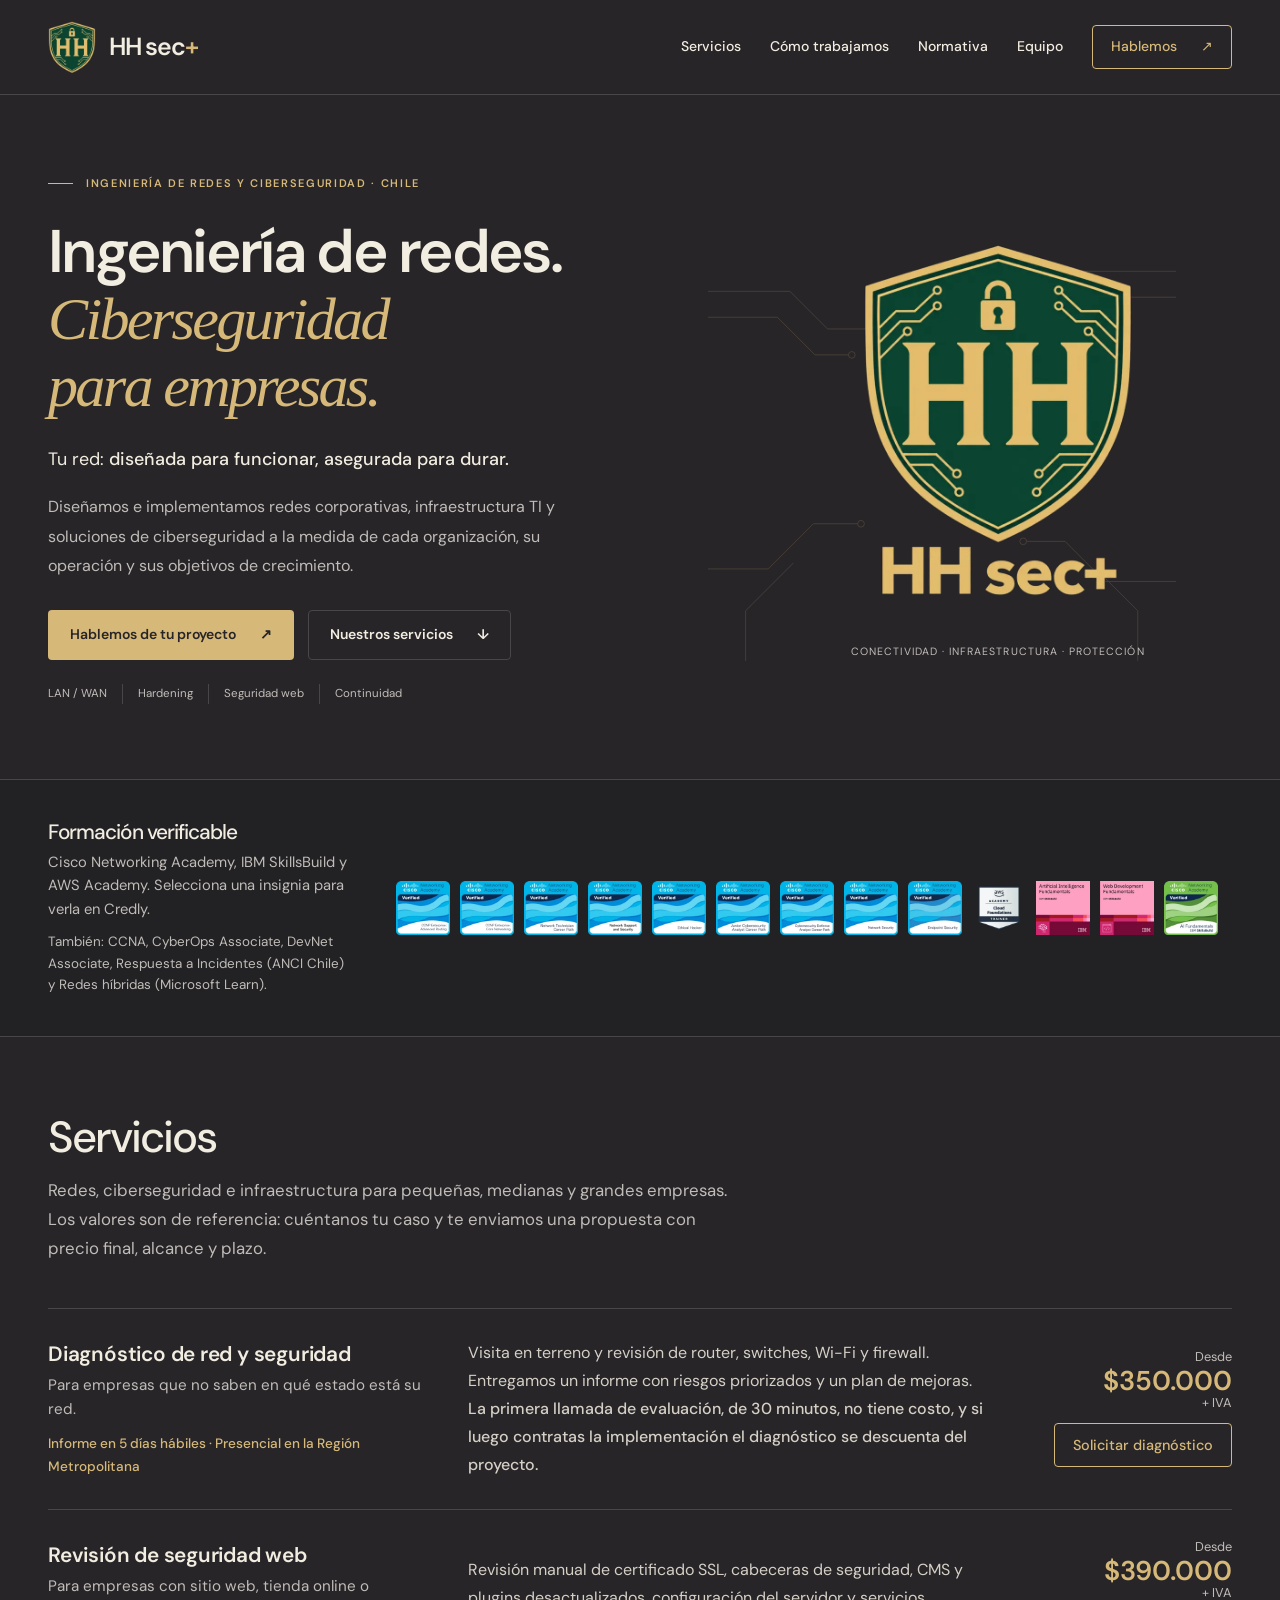
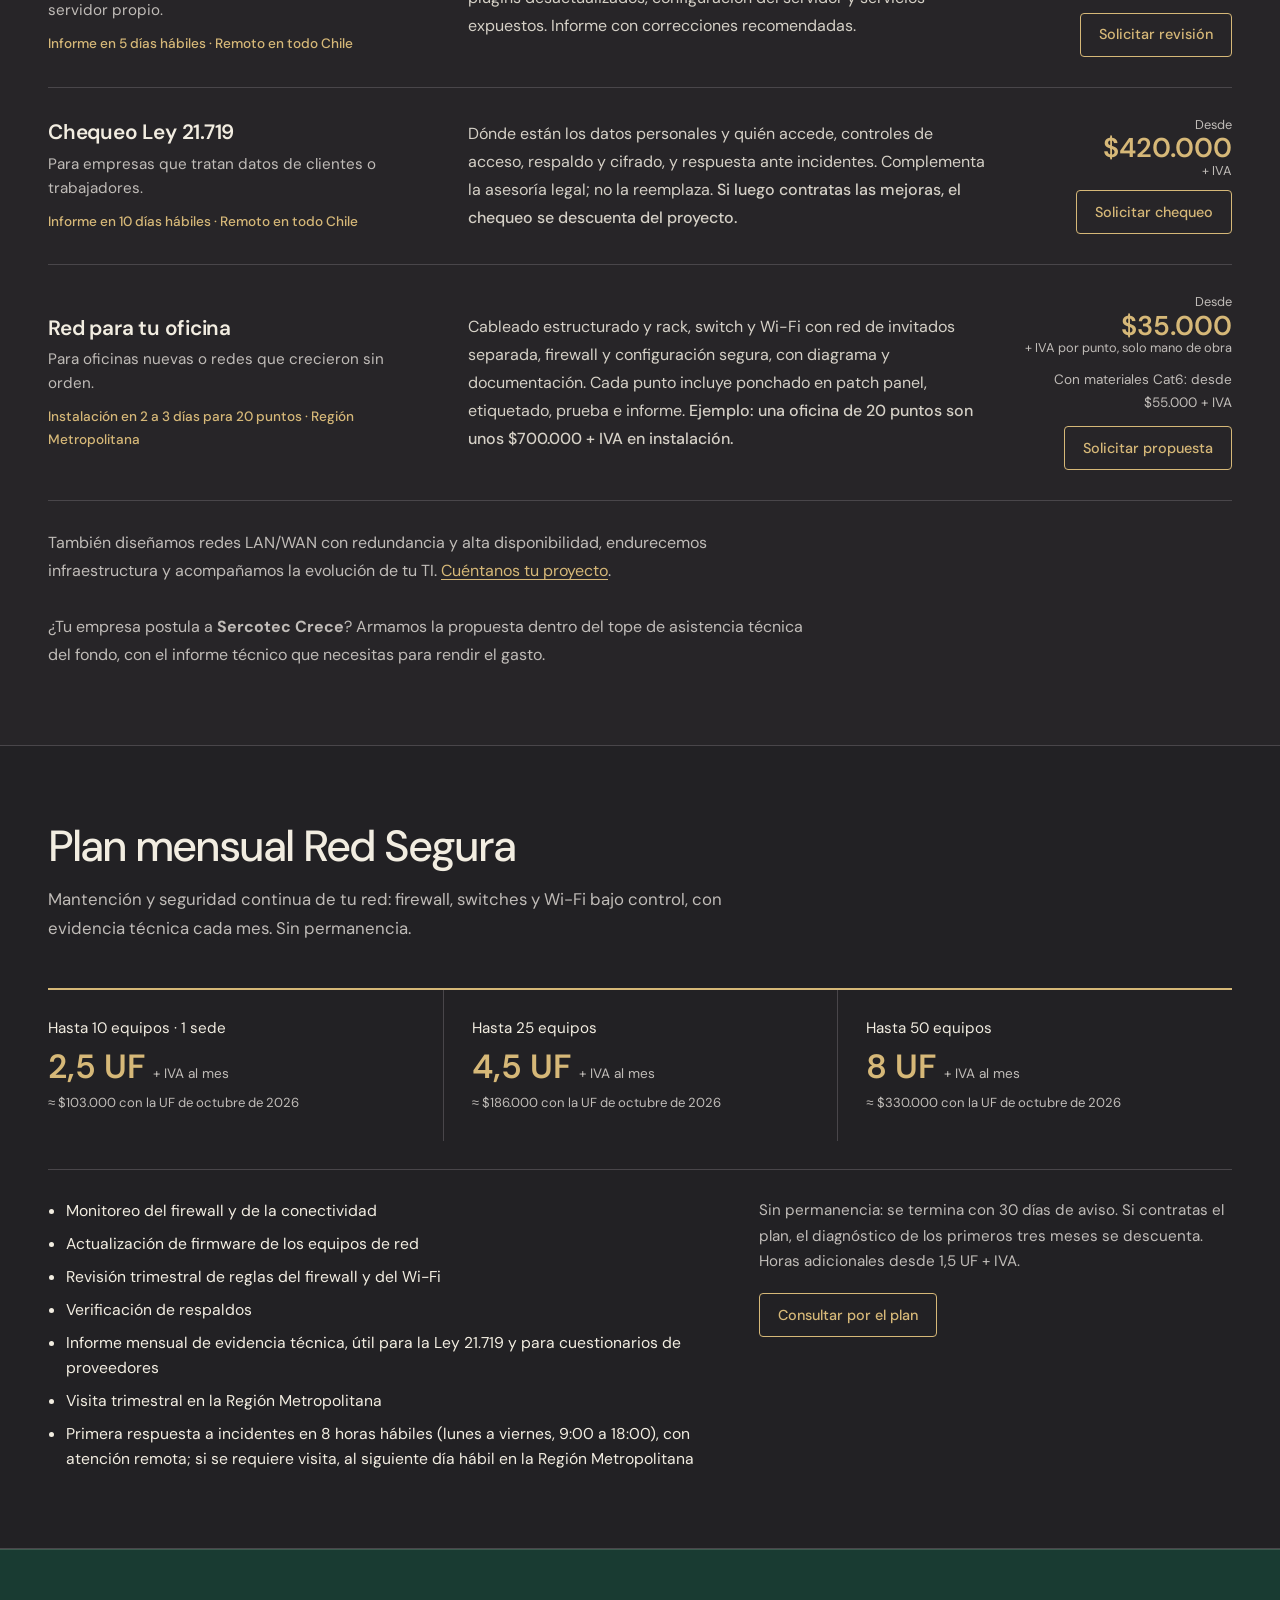
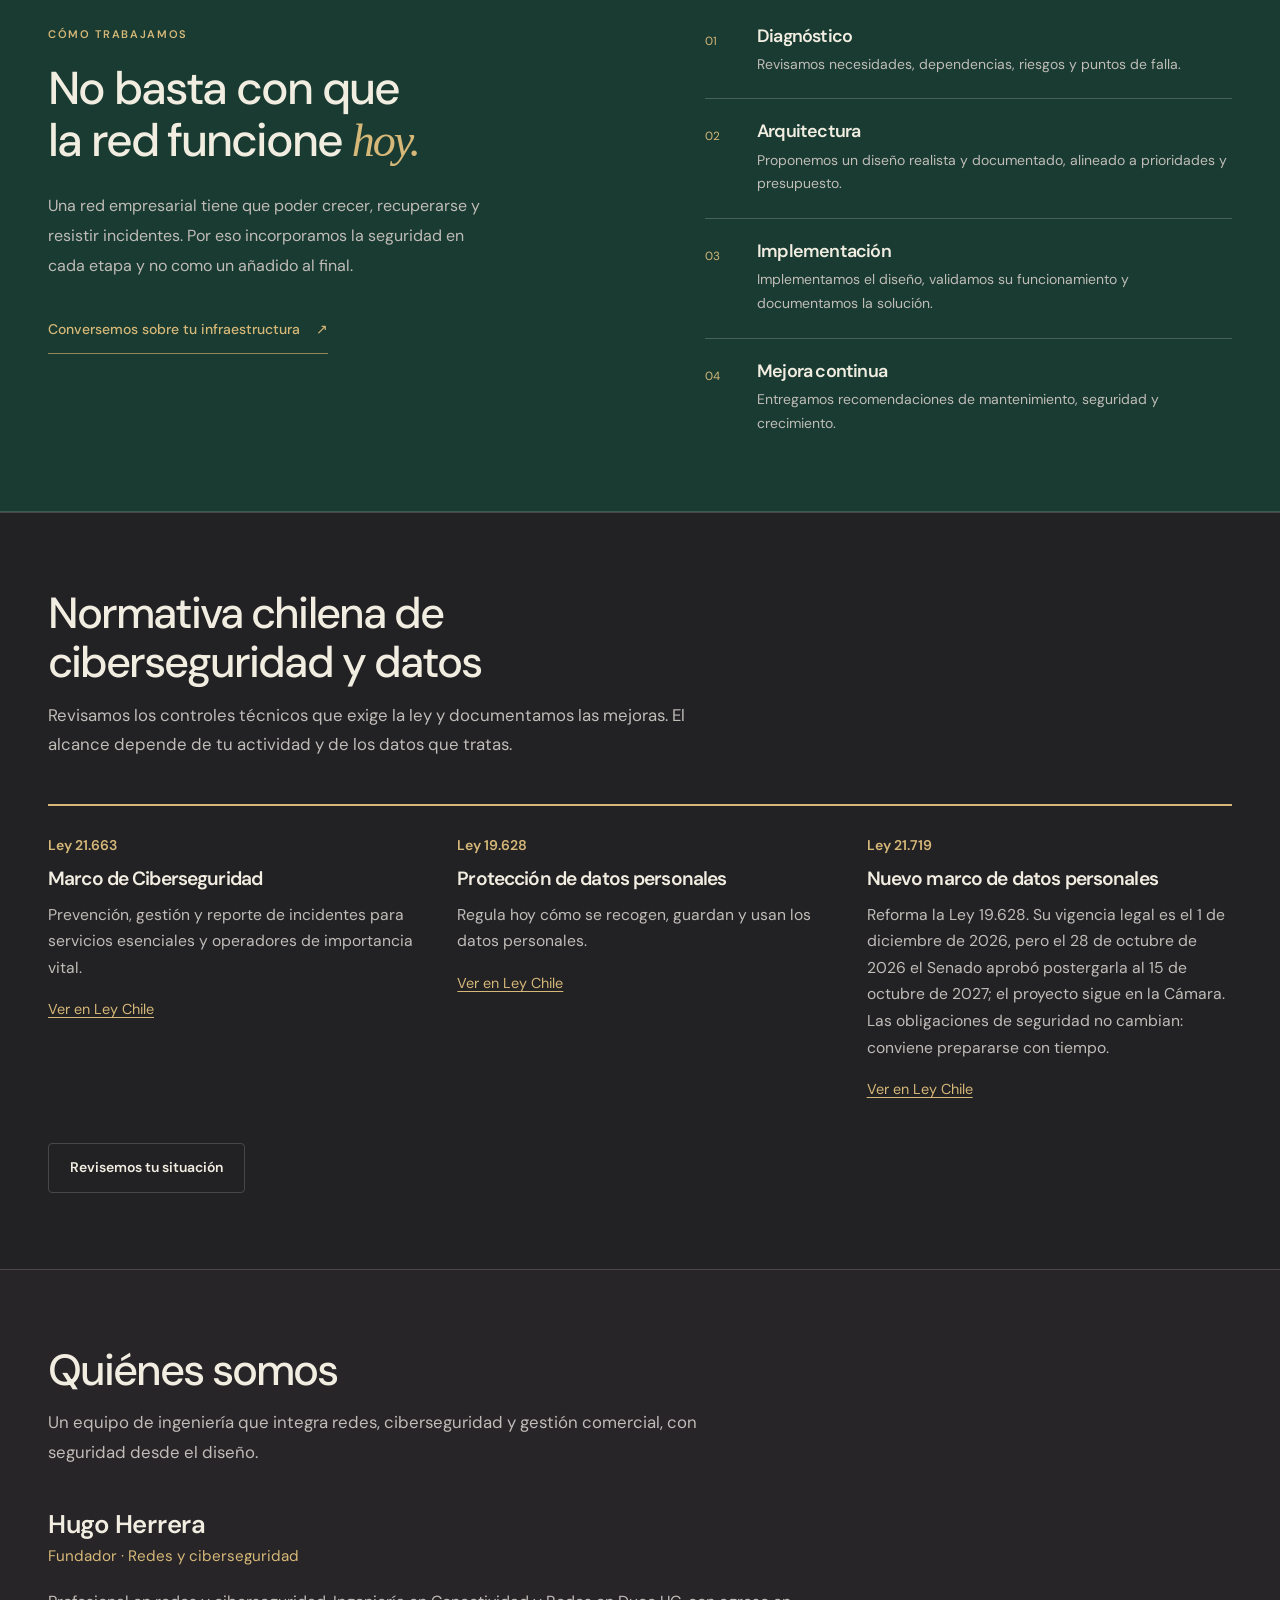
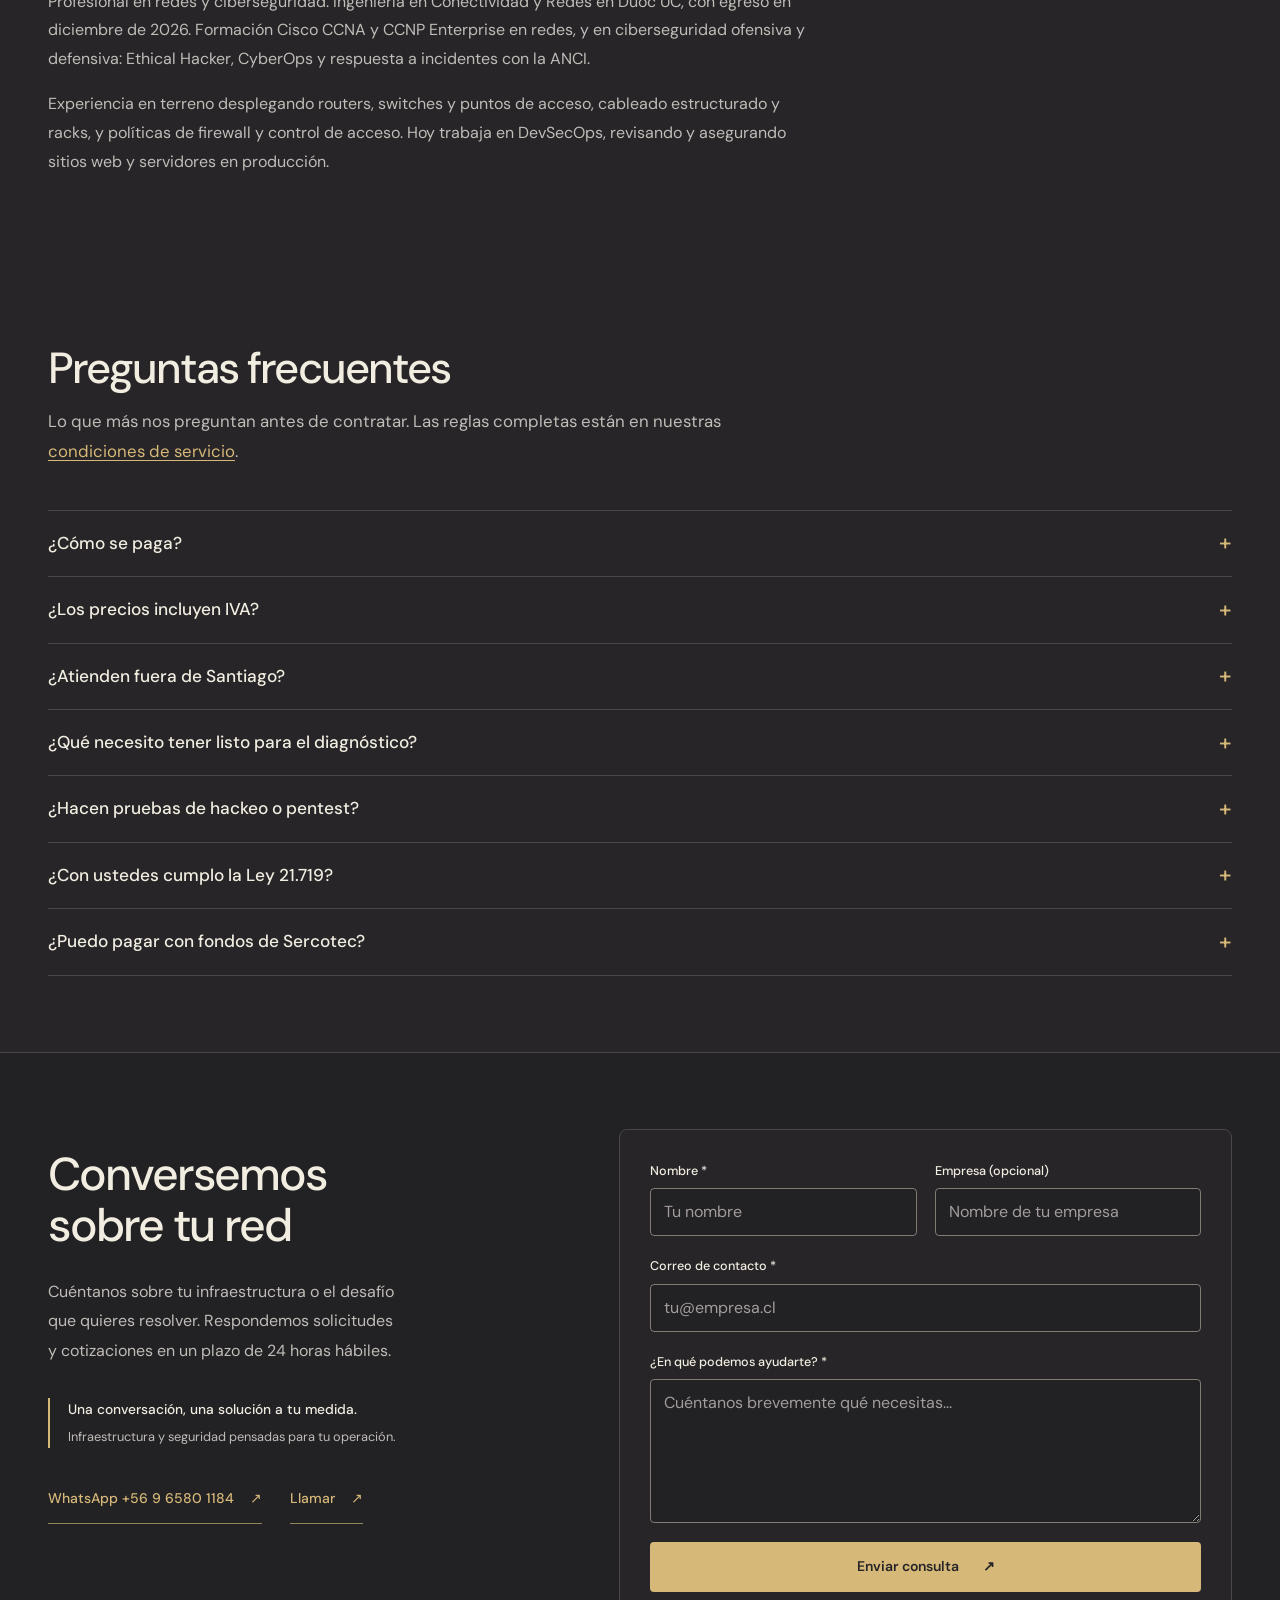
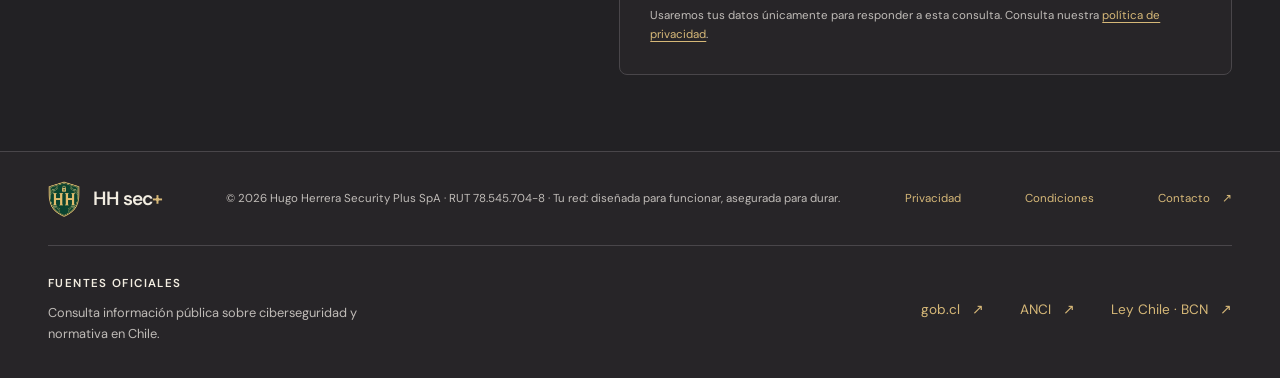
<file: index.html>
<!doctype html>
<html lang="es-CL">
<head>
  <meta charset="utf-8">
  <meta name="viewport" content="width=device-width, initial-scale=1">
  <meta name="theme-color" content="#272528">
  <link rel="canonical" href="https://hu-herrera.github.io/HH-sec-plus/">
  <meta name="description" content="Redes y ciberseguridad para pymes en Chile: diagnóstico de red, seguridad web, chequeo Ley 21.719, instalación y plan mensual, con precios publicados.">
  <meta name="robots" content="index,follow,max-image-preview:large">
  <meta name="author" content="HH sec+">
  <meta property="og:type" content="website">
  <meta property="og:url" content="https://hu-herrera.github.io/HH-sec-plus/">
  <meta property="og:locale" content="es_CL">
  <meta property="og:site_name" content="HH sec+">
  <meta property="og:title" content="HH sec+ | Ingeniería de redes y ciberseguridad para empresas">
  <meta property="og:description" content="Ingeniería de redes, infraestructura y ciberseguridad para empresas de distintos tamaños. Soluciones alineadas con tu operación y sus riesgos.">
  <meta property="og:image" content="https://hu-herrera.github.io/HH-sec-plus/assets/social-card.jpg">
  <meta property="og:image:width" content="1200">
  <meta property="og:image:height" content="630">
  <meta property="og:image:alt" content="HH sec+ — Ingeniería de redes, infraestructura y ciberseguridad para empresas.">
  <meta name="twitter:card" content="summary_large_image">
  <meta name="twitter:image" content="https://hu-herrera.github.io/HH-sec-plus/assets/social-card.jpg">
  <meta name="twitter:title" content="HH sec+ | Ingeniería de redes y ciberseguridad">
  <meta name="twitter:description" content="Tu red: diseñada para funcionar, asegurada para durar.">
  <title>HH sec+ | Ingeniería de redes y ciberseguridad en Chile</title>
  <link rel="icon" href="assets/favicon.png?v=20261027" type="image/png" sizes="48x48">
  <link rel="stylesheet" href="assets/styles.css?v=20261039">
  <link rel="apple-touch-icon" href="assets/apple-touch-icon.png" sizes="180x180">
  <link rel="sitemap" type="application/xml" href="sitemap.xml">
  <link rel="preload" href="assets/fonts/dm-sans-latin-wght.woff2" as="font" type="font/woff2" crossorigin>
  <script src="assets/site.js?v=20261029" defer></script>
  <script type="application/ld+json">
{
  "@context": "https://schema.org",
  "@type": "ProfessionalService",
  "@id": "https://hu-herrera.github.io/HH-sec-plus/#empresa",
  "name": "HH sec+",
  "url": "https://hu-herrera.github.io/HH-sec-plus/",
  "description": "Ingeniería de redes y ciberseguridad para pymes en Chile: diagnóstico de red, revisión de seguridad web, chequeo técnico Ley 21.719, instalación de redes y plan mensual de seguridad, con precios publicados.",
  "logo": "https://hu-herrera.github.io/HH-sec-plus/assets/logo-hh-sec-plus.webp",
  "image": "https://hu-herrera.github.io/HH-sec-plus/assets/social-card.jpg",
  "telephone": "+56965801184",
  "areaServed": {
    "@type": "Country",
    "name": "Chile"
  },
  "founder": {
    "@type": "Person",
    "name": "Hugo Herrera",
    "jobTitle": "Fundador",
    "alumniOf": {
      "@type": "CollegeOrUniversity",
      "name": "Duoc UC"
    }
  },
  "knowsAbout": [
    "Ingeniería de redes",
    "Ciberseguridad",
    "Cableado estructurado",
    "Hardening de infraestructura",
    "Seguridad de sitios web",
    "Ley 21.719 de protección de datos",
    "Ley 21.663 de ciberseguridad"
  ],
  "hasOfferCatalog": {
    "@type": "OfferCatalog",
    "name": "Servicios de redes y ciberseguridad",
    "itemListElement": [
      {
        "@type": "Offer",
        "priceSpecification": {
          "@type": "UnitPriceSpecification",
          "price": 350000,
          "priceCurrency": "CLP",
          "valueAddedTaxIncluded": false
        },
        "itemOffered": {
          "@type": "Service",
          "name": "Diagnóstico de red y seguridad",
          "description": "Visita en terreno, revisión de router, switches, Wi-Fi y firewall, e informe con riesgos priorizados. Descontable si se contrata la implementación.",
          "areaServed": {
            "@type": "Country",
            "name": "Chile"
          }
        }
      },
      {
        "@type": "Offer",
        "priceSpecification": {
          "@type": "UnitPriceSpecification",
          "price": 390000,
          "priceCurrency": "CLP",
          "valueAddedTaxIncluded": false
        },
        "itemOffered": {
          "@type": "Service",
          "name": "Revisión de seguridad web",
          "description": "Revisión manual de SSL, cabeceras de seguridad, CMS, plugins, servidor y servicios expuestos, con informe de correcciones.",
          "areaServed": {
            "@type": "Country",
            "name": "Chile"
          }
        }
      },
      {
        "@type": "Offer",
        "priceSpecification": {
          "@type": "UnitPriceSpecification",
          "price": 420000,
          "priceCurrency": "CLP",
          "valueAddedTaxIncluded": false
        },
        "itemOffered": {
          "@type": "Service",
          "name": "Chequeo técnico Ley 21.719",
          "description": "Revisión de controles técnicos de protección de datos personales: accesos, respaldo, cifrado y respuesta a incidentes.",
          "areaServed": {
            "@type": "Country",
            "name": "Chile"
          }
        }
      },
      {
        "@type": "Offer",
        "priceSpecification": {
          "@type": "UnitPriceSpecification",
          "price": 35000,
          "priceCurrency": "CLP",
          "valueAddedTaxIncluded": false,
          "unitText": "por punto de red"
        },
        "itemOffered": {
          "@type": "Service",
          "name": "Instalación de red para oficina",
          "description": "Cableado estructurado Cat6, rack, switch, Wi-Fi con red de invitados y firewall. Precio por punto, solo mano de obra.",
          "areaServed": {
            "@type": "Country",
            "name": "Chile"
          }
        }
      },
      {
        "@type": "Offer",
        "priceSpecification": {
          "@type": "UnitPriceSpecification",
          "price": 2.5,
          "priceCurrency": "CLF",
          "valueAddedTaxIncluded": false,
          "unitText": "por mes, hasta 10 equipos"
        },
        "itemOffered": {
          "@type": "Service",
          "name": "Plan mensual Red Segura",
          "description": "Monitoreo y mantención de firewall, switches y Wi-Fi, con informe mensual de evidencia técnica. Sin permanencia.",
          "areaServed": {
            "@type": "Country",
            "name": "Chile"
          }
        }
      }
    ]
  },
  "legalName": "Hugo Herrera Security Plus SpA",
  "taxID": "78.545.704-8",
  "address": {
    "@type": "PostalAddress",
    "addressLocality": "Maipú",
    "addressRegion": "Región Metropolitana",
    "addressCountry": "CL"
  }
}
  </script>
  <script type="application/ld+json">
{
  "@context": "https://schema.org",
  "@type": "FAQPage",
  "mainEntity": [
    {
      "@type": "Question",
      "name": "¿Cómo se paga?",
      "acceptedAnswer": {
        "@type": "Answer",
        "text": "Por transferencia bancaria contra factura electrónica. En diagnósticos y revisiones, 50 % al aceptar la propuesta y 50 % al entregar el informe. En instalaciones, 50 % de anticipo para materiales y 50 % al terminar. El plan mensual se paga por mes adelantado."
      }
    },
    {
      "@type": "Question",
      "name": "¿Los precios incluyen IVA?",
      "acceptedAnswer": {
        "@type": "Answer",
        "text": "No. Los valores publicados son referenciales y más IVA. El precio final, el alcance y el plazo van en una propuesta escrita."
      }
    },
    {
      "@type": "Question",
      "name": "¿Atienden fuera de Santiago?",
      "acceptedAnswer": {
        "@type": "Answer",
        "text": "Sí. La revisión de seguridad web y el chequeo Ley 21.719 son remotos y los hacemos en todo Chile. Las visitas e instalaciones son en la Región Metropolitana; fuera de ella se cotiza el traslado."
      }
    },
    {
      "@type": "Question",
      "name": "¿Qué necesito tener listo para el diagnóstico?",
      "acceptedAnswer": {
        "@type": "Answer",
        "text": "Una persona de contacto, acceso a los equipos de red (router, switches, firewall y Wi-Fi) y, si existen, planos o un listado de equipos. Las credenciales se entregan de forma segura y te recomendamos cambiarlas al terminar."
      }
    },
    {
      "@type": "Question",
      "name": "¿Hacen pruebas de hackeo o pentest?",
      "acceptedAnswer": {
        "@type": "Answer",
        "text": "La revisión de seguridad web es una revisión manual, no un pentest. Si necesitas un pentest, lo cotizamos aparte. Siempre trabajamos con autorización escrita del dueño de los sistemas."
      }
    },
    {
      "@type": "Question",
      "name": "¿Con ustedes cumplo la Ley 21.719?",
      "acceptedAnswer": {
        "@type": "Answer",
        "text": "Cubrimos la parte técnica: accesos, respaldos, cifrado, seguridad de la red y respuesta a incidentes, con evidencia documentada. La parte legal, como contratos y políticas, la debe revisar un abogado."
      }
    },
    {
      "@type": "Question",
      "name": "¿Puedo pagar con fondos de Sercotec?",
      "acceptedAnswer": {
        "@type": "Answer",
        "text": "Si tu empresa se adjudica Sercotec Crece, armamos la propuesta dentro del tope de asistencia técnica del fondo y entregamos el informe técnico que necesitas para rendir el gasto."
      }
    }
  ]
}
  </script>
</head>
<body>
  <a class="skip" href="#contenido">Saltar al contenido</a>
  <header class="header">
    <div class="wrap nav">
      <a class="brand" href="#inicio" aria-label="HH sec+ — inicio">
        <img src="assets/emblema-hh.webp?v=2" alt="" width="80" height="92"><span class="brand-word">HH sec<span>+</span></span>
      </a>
      <button class="menu-toggle" type="button" aria-expanded="false" aria-controls="navegacion">Menú <svg viewBox="0 0 24 24" fill="none" stroke="currentColor" stroke-width="1.5" aria-hidden="true"><path d="M4 7h16M4 12h16M4 17h16"/></svg></button>
      <nav id="navegacion" aria-label="Navegación principal">
        <a href="#servicios">Servicios</a><a href="#enfoque">Cómo trabajamos</a><a href="#normativa">Normativa</a><a href="#equipo">Equipo</a><a class="nav-cta" href="#contacto">Hablemos <span aria-hidden="true">↗</span></a>
      </nav>
    </div>
  </header>
  <main id="contenido">
    <section class="hero" id="inicio">

      <div class="wrap hero-grid">
        <div>
          <p class="eyebrow">INGENIERÍA DE REDES Y CIBERSEGURIDAD · CHILE</p>
          <h1>Ingeniería de redes.<br><em>Ciberseguridad<br>para empresas.</em></h1>
          <p class="hero-lead">Tu red: <strong>diseñada para funcionar, asegurada para durar.</strong></p>
          <p class="intro">Diseñamos e implementamos redes corporativas, infraestructura TI y soluciones de ciberseguridad a la medida de cada organización, su operación y sus objetivos de crecimiento.</p>
          <div class="actions"><a class="btn primary" href="#contacto">Hablemos de tu proyecto <span aria-hidden="true">↗</span></a><a class="btn outline" href="#servicios">Nuestros servicios <span aria-hidden="true">↓</span></a></div>
          <div class="hero-tags"><span>LAN / WAN</span><span>Hardening</span><span>Seguridad web</span><span>Continuidad</span></div>
        </div>
        <figure class="hero-identity">
          <svg class="circuit" viewBox="0 0 560 530" fill="none" stroke="#d6b878" stroke-width="1" aria-hidden="true"><path d="M0 88h98l45 45h50M0 119h83l45 45h44M560 64H450l-45 45h-40M560 95H465l-45 45h-40M0 420h72l54-54h57M560 435h-85l-48-48h-50M45 530v-60l57-57M514 530v-60l-40-40"/><g fill="#272528"><circle cx="193" cy="133" r="4"/><circle cx="172" cy="164" r="4"/><circle cx="365" cy="109" r="4"/><circle cx="380" cy="140" r="4"/><circle cx="183" cy="366" r="4"/><circle cx="377" cy="387" r="4"/></g></svg>
          <img class="hero-logo" src="assets/logo-hh-sec-plus.webp?v=2" alt="HH sec+: escudo verde y dorado con las iniciales HH y un candado." width="900" height="900" fetchpriority="high">
          <figcaption class="identity-caption">Conectividad · Infraestructura · Protección</figcaption>
        </figure>
      </div>
    </section>
    <section class="proof" id="credenciales" aria-labelledby="credenciales-titulo">
      <div class="wrap proof-inner">
        <div class="proof-text">
          <h2 id="credenciales-titulo">Formación verificable</h2>
          <p>Cisco Networking Academy, IBM SkillsBuild y AWS Academy. Selecciona una insignia para verla en Credly.</p>
          <p class="proof-more">También: CCNA, CyberOps Associate, DevNet Associate, Respuesta a Incidentes (ANCI Chile) y Redes híbridas (Microsoft Learn).</p>
        </div>
        <ul class="proof-badges">
          <li><a href="https://www.credly.com/badges/3c75d238-a59b-44ba-b534-6a1a73c75203" aria-label="CCNP Enterprise: Advanced Routing: ver en Credly" title="CCNP Enterprise: Advanced Routing"><img src="assets/badges/ccnp-enarsi.webp" alt="" width="160" height="160" loading="lazy"></a></li>
          <li><a href="https://www.credly.com/badges/27894420-91de-45f2-9992-cfbc74843a3f" aria-label="CCNP Enterprise: Core Networking: ver en Credly" title="CCNP Enterprise: Core Networking"><img src="assets/badges/ccnp-encor.webp" alt="" width="160" height="160" loading="lazy"></a></li>
          <li><a href="https://www.credly.com/users/hugo-herrera.690e9820/badges" aria-label="Network Technician: ver en Credly" title="Network Technician"><img src="assets/badges/network-technician.webp" alt="" width="160" height="160" loading="lazy"></a></li>
          <li><a href="https://www.credly.com/users/hugo-herrera.690e9820/badges" aria-label="Network Support and Security: ver en Credly" title="Network Support and Security"><img src="assets/badges/network-support-security.webp" alt="" width="160" height="160" loading="lazy"></a></li>
          <li><a href="https://www.credly.com/badges/a272df53-f6ea-4c1c-ba58-7788494edf7c" aria-label="Ethical Hacker: ver en Credly" title="Ethical Hacker"><img src="assets/badges/ethical-hacker.webp" alt="" width="160" height="160" loading="lazy"></a></li>
          <li><a href="https://www.credly.com/badges/c7542135-501b-4413-b401-549f22bf2fea" aria-label="Junior Cybersecurity Analyst: ver en Credly" title="Junior Cybersecurity Analyst"><img src="assets/badges/junior-cybersecurity-analyst.webp" alt="" width="160" height="160" loading="lazy"></a></li>
          <li><a href="https://www.credly.com/users/hugo-herrera.690e9820/badges" aria-label="Cybersecurity Defense Analyst: ver en Credly" title="Cybersecurity Defense Analyst"><img src="assets/badges/cybersecurity-defense-analyst.webp" alt="" width="160" height="160" loading="lazy"></a></li>
          <li><a href="https://www.credly.com/badges/cd9d17a0-c2c5-4b4b-a96a-8291b097a863" aria-label="Network Security: ver en Credly" title="Network Security"><img src="assets/badges/network-security.webp" alt="" width="160" height="160" loading="lazy"></a></li>
          <li><a href="https://www.credly.com/users/hugo-herrera.690e9820/badges" aria-label="Endpoint Security: ver en Credly" title="Endpoint Security"><img src="assets/badges/endpoint-security.webp" alt="" width="160" height="160" loading="lazy"></a></li>
          <li><a href="https://www.credly.com/badges/b4fbefe1-4d26-4253-afc6-07f385bd2b26" aria-label="AWS Cloud Foundations: ver en Credly" title="AWS Cloud Foundations"><img src="assets/badges/aws-cloud-foundations.webp" alt="" width="160" height="160" loading="lazy"></a></li>
          <li><a href="https://www.credly.com/badges/e003ea61-9de6-4c1e-94a6-b998e6c4c229" aria-label="IBM AI Fundamentals: ver en Credly" title="IBM AI Fundamentals"><img src="assets/badges/ibm-ai-fundamentals.webp" alt="" width="160" height="160" loading="lazy"></a></li>
          <li><a href="https://www.credly.com/badges/154df8ea-5552-47d3-bfad-ef4153529b08" aria-label="IBM Web Development Fundamentals: ver en Credly" title="IBM Web Development Fundamentals"><img src="assets/badges/ibm-web-development.webp" alt="" width="160" height="160" loading="lazy"></a></li>
          <li><a href="https://www.credly.com/users/hugo-herrera.690e9820/badges" aria-label="AI Fundamentals with IBM SkillsBuild: ver en Credly" title="AI Fundamentals with IBM SkillsBuild"><img src="assets/badges/ai-fundamentals-ibm-skillsbuild.webp" alt="" width="160" height="160" loading="lazy"></a></li>
        </ul>
      </div>
    </section>
    <section class="section svc" id="servicios" aria-labelledby="servicios-titulo">
      <div class="wrap">
        <header class="sec-head"><h2 id="servicios-titulo">Servicios</h2><p>Redes, ciberseguridad e infraestructura para pequeñas, medianas y grandes empresas. Los valores son de referencia: cuéntanos tu caso y te enviamos una propuesta con precio final, alcance y plazo.</p></header>
        <ul class="svc-list">
          <li class="svc-row">
            <div class="svc-main"><h3>Diagnóstico de red y seguridad</h3><p class="svc-for">Para empresas que no saben en qué estado está su red.</p><p class="svc-time">Informe en 5 días hábiles · Presencial en la Región Metropolitana</p></div>
            <p class="svc-detail">Visita en terreno y revisión de router, switches, Wi-Fi y firewall. Entregamos un informe con riesgos priorizados y un plan de mejoras. <strong>La primera llamada de evaluación, de 30 minutos, no tiene costo, y si luego contratas la implementación el diagnóstico se descuenta del proyecto.</strong></p>
            <div class="svc-buy"><p class="svc-price"><span>Desde</span> $350.000 <span>+ IVA</span></p><a class="svc-cta" href="#contacto" data-servicio="Diagnóstico de red y seguridad">Solicitar diagnóstico</a></div>
          </li>
          <li class="svc-row">
            <div class="svc-main"><h3>Revisión de seguridad web</h3><p class="svc-for">Para empresas con sitio web, tienda online o servidor propio.</p><p class="svc-time">Informe en 5 días hábiles · Remoto en todo Chile</p></div>
            <p class="svc-detail">Revisión manual de certificado SSL, cabeceras de seguridad, CMS y plugins desactualizados, configuración del servidor y servicios expuestos. Informe con correcciones recomendadas.</p>
            <div class="svc-buy"><p class="svc-price"><span>Desde</span> $390.000 <span>+ IVA</span></p><a class="svc-cta" href="#contacto" data-servicio="Revisión de seguridad web">Solicitar revisión</a></div>
          </li>
          <li class="svc-row">
            <div class="svc-main"><h3>Chequeo Ley 21.719</h3><p class="svc-for">Para empresas que tratan datos de clientes o trabajadores.</p><p class="svc-time">Informe en 10 días hábiles · Remoto en todo Chile</p></div>
            <p class="svc-detail">Dónde están los datos personales y quién accede, controles de acceso, respaldo y cifrado, y respuesta ante incidentes. Complementa la asesoría legal; no la reemplaza. <strong>Si luego contratas las mejoras, el chequeo se descuenta del proyecto.</strong></p>
            <div class="svc-buy"><p class="svc-price"><span>Desde</span> $420.000 <span>+ IVA</span></p><a class="svc-cta" href="#contacto" data-servicio="Chequeo Ley 21.719">Solicitar chequeo</a></div>
          </li>
          <li class="svc-row">
            <div class="svc-main"><h3>Red para tu oficina</h3><p class="svc-for">Para oficinas nuevas o redes que crecieron sin orden.</p><p class="svc-time">Instalación en 2 a 3 días para 20 puntos · Región Metropolitana</p></div>
            <p class="svc-detail">Cableado estructurado y rack, switch y Wi-Fi con red de invitados separada, firewall y configuración segura, con diagrama y documentación. Cada punto incluye ponchado en patch panel, etiquetado, prueba e informe. <strong>Ejemplo: una oficina de 20 puntos son unos $700.000 + IVA en instalación.</strong></p>
            <div class="svc-buy"><p class="svc-price"><span>Desde</span> $35.000 <span>+ IVA por punto, solo mano de obra</span></p><p class="svc-alt">Con materiales Cat6: desde $55.000 + IVA</p><a class="svc-cta" href="#contacto" data-servicio="Instalación de red para oficina">Solicitar propuesta</a></div>
          </li>
        </ul>
        <p class="svc-also">También diseñamos redes LAN/WAN con redundancia y alta disponibilidad, endurecemos infraestructura y acompañamos la evolución de tu TI. <a href="#contacto">Cuéntanos tu proyecto</a>.</p>
        <p class="svc-also">¿Tu empresa postula a <strong>Sercotec Crece</strong>? Armamos la propuesta dentro del tope de asistencia técnica del fondo, con el informe técnico que necesitas para rendir el gasto.</p>
      </div>
    </section>
    <section class="section plan" id="planes" aria-labelledby="planes-titulo">
      <div class="wrap">
        <header class="sec-head"><h2 id="planes-titulo">Plan mensual Red Segura</h2><p>Mantención y seguridad continua de tu red: firewall, switches y Wi-Fi bajo control, con evidencia técnica cada mes. Sin permanencia.</p></header>
        <ul class="plan-tiers">
          <li><p class="plan-size">Hasta 10 equipos · 1 sede</p><p class="plan-price">2,5 UF <span>+ IVA al mes</span></p><p class="plan-clp">≈ $103.000 con la UF de octubre de 2026</p></li>
          <li><p class="plan-size">Hasta 25 equipos</p><p class="plan-price">4,5 UF <span>+ IVA al mes</span></p><p class="plan-clp">≈ $186.000 con la UF de octubre de 2026</p></li>
          <li><p class="plan-size">Hasta 50 equipos</p><p class="plan-price">8 UF <span>+ IVA al mes</span></p><p class="plan-clp">≈ $330.000 con la UF de octubre de 2026</p></li>
        </ul>
        <div class="plan-body">
          <ul class="plan-includes">
            <li>Monitoreo del firewall y de la conectividad</li>
            <li>Actualización de firmware de los equipos de red</li>
            <li>Revisión trimestral de reglas del firewall y del Wi-Fi</li>
            <li>Verificación de respaldos</li>
            <li>Informe mensual de evidencia técnica, útil para la Ley 21.719 y para cuestionarios de proveedores</li>
            <li>Visita trimestral en la Región Metropolitana</li>
            <li>Primera respuesta a incidentes en 8 horas hábiles (lunes a viernes, 9:00 a 18:00), con atención remota; si se requiere visita, al siguiente día hábil en la Región Metropolitana</li>
          </ul>
          <div class="plan-terms">
            <p>Sin permanencia: se termina con 30 días de aviso. Si contratas el plan, el diagnóstico de los primeros tres meses se descuenta. Horas adicionales desde 1,5 UF + IVA.</p>
            <a class="svc-cta" href="#contacto" data-servicio="Plan mensual Red Segura">Consultar por el plan</a>
          </div>
        </div>
      </div>
    </section>
    <section class="section approach" id="enfoque"><div class="wrap two-col"><div><p class="kicker">CÓMO TRABAJAMOS</p><h2>No basta con que<br>la red funcione <em>hoy.</em></h2><p>Una red empresarial tiene que poder crecer, recuperarse y resistir incidentes. Por eso incorporamos la seguridad en cada etapa y no como un añadido al final.</p><a class="subtle-link" href="#contacto">Conversemos sobre tu infraestructura <span aria-hidden="true">↗</span></a></div><ol class="steps"><li><span>01</span><div><h3>Diagnóstico</h3><p>Revisamos necesidades, dependencias, riesgos y puntos de falla.</p></div></li><li><span>02</span><div><h3>Arquitectura</h3><p>Proponemos un diseño realista y documentado, alineado a prioridades y presupuesto.</p></div></li><li><span>03</span><div><h3>Implementación</h3><p>Implementamos el diseño, validamos su funcionamiento y documentamos la solución.</p></div></li><li><span>04</span><div><h3>Mejora continua</h3><p>Entregamos recomendaciones de mantenimiento, seguridad y crecimiento.</p></div></li></ol></div></section>
    <section class="section law" id="normativa" aria-labelledby="normativa-titulo">
      <div class="wrap">
        <header class="sec-head"><h2 id="normativa-titulo">Normativa chilena de ciberseguridad y datos</h2><p>Revisamos los controles técnicos que exige la ley y documentamos las mejoras. El alcance depende de tu actividad y de los datos que tratas.</p></header>
        <div class="law-row">
          <div><p class="law-id">Ley 21.663</p><h3>Marco de Ciberseguridad</h3><p>Prevención, gestión y reporte de incidentes para servicios esenciales y operadores de importancia vital.</p><a href="https://www.bcn.cl/leychile/navegar?i=1202434">Ver en Ley Chile</a></div>
          <div><p class="law-id">Ley 19.628</p><h3>Protección de datos personales</h3><p>Regula hoy cómo se recogen, guardan y usan los datos personales.</p><a href="https://www.bcn.cl/leychile/navegar?idNorma=141599">Ver en Ley Chile</a></div>
          <div><p class="law-id">Ley 21.719</p><h3>Nuevo marco de datos personales</h3><p>Reforma la Ley 19.628. Su vigencia legal es el <time datetime="2026-12-01">1 de diciembre de 2026</time>, pero el 28 de octubre de 2026 el Senado aprobó postergarla al <time datetime="2027-10-15">15 de octubre de 2027</time>; el proyecto sigue en la Cámara. Las obligaciones de seguridad no cambian: conviene prepararse con tiempo.</p><a href="https://www.bcn.cl/leychile/navegar?idNorma=1209272">Ver en Ley Chile</a></div>
        </div>
        <a class="btn outline law-cta" href="#contacto" data-servicio="Chequeo Ley 21.719">Revisemos tu situación</a>
      </div>
    </section>
    <section class="section team-sec" id="equipo" aria-labelledby="equipo-titulo">
      <div class="wrap">
        <header class="sec-head"><h2 id="equipo-titulo">Quiénes somos</h2><p>Un equipo de ingeniería que integra redes, ciberseguridad y gestión comercial, con seguridad desde el diseño.</p></header>
        <div class="team-grid">
          <div class="founder">
            <h3>Hugo Herrera</h3>
            <p class="role">Fundador · Redes y ciberseguridad</p>
            <p>Profesional en redes y ciberseguridad. Ingeniería en Conectividad y Redes en Duoc UC, con egreso en diciembre de 2026. Formación Cisco CCNA y CCNP Enterprise en redes, y en ciberseguridad ofensiva y defensiva: Ethical Hacker, CyberOps y respuesta a incidentes con la ANCI.</p>
            <p>Experiencia en terreno desplegando routers, switches y puntos de acceso, cableado estructurado y racks, y políticas de firewall y control de acceso. Hoy trabaja en DevSecOps, revisando y asegurando sitios web y servidores en producción.</p>
          </div>        </div>
      </div>
    </section>
    <section class="section faq" id="preguntas" aria-labelledby="preguntas-titulo">
      <div class="wrap">
        <header class="sec-head"><h2 id="preguntas-titulo">Preguntas frecuentes</h2><p>Lo que más nos preguntan antes de contratar. Las reglas completas están en nuestras <a href="condiciones.html">condiciones de servicio</a>.</p></header>
        <div class="faq-list">
          <details class="faq-item"><summary>¿Cómo se paga?</summary><p>Por transferencia bancaria contra factura electrónica. En diagnósticos y revisiones, 50 % al aceptar la propuesta y 50 % al entregar el informe. En instalaciones, 50 % de anticipo para materiales y 50 % al terminar. El plan mensual se paga por mes adelantado.</p></details>
          <details class="faq-item"><summary>¿Los precios incluyen IVA?</summary><p>No. Los valores publicados son referenciales y más IVA. El precio final, el alcance y el plazo van en una propuesta escrita.</p></details>
          <details class="faq-item"><summary>¿Atienden fuera de Santiago?</summary><p>Sí. La revisión de seguridad web y el chequeo Ley 21.719 son remotos y los hacemos en todo Chile. Las visitas e instalaciones son en la Región Metropolitana; fuera de ella se cotiza el traslado.</p></details>
          <details class="faq-item"><summary>¿Qué necesito tener listo para el diagnóstico?</summary><p>Una persona de contacto, acceso a los equipos de red (router, switches, firewall y Wi-Fi) y, si existen, planos o un listado de equipos. Las credenciales se entregan de forma segura y te recomendamos cambiarlas al terminar.</p></details>
          <details class="faq-item"><summary>¿Hacen pruebas de hackeo o pentest?</summary><p>La revisión de seguridad web es una revisión manual, no un pentest. Si necesitas un pentest, lo cotizamos aparte. Siempre trabajamos con autorización escrita del dueño de los sistemas.</p></details>
          <details class="faq-item"><summary>¿Con ustedes cumplo la Ley 21.719?</summary><p>Cubrimos la parte técnica: accesos, respaldos, cifrado, seguridad de la red y respuesta a incidentes, con evidencia documentada. La parte legal, como contratos y políticas, la debe revisar un abogado.</p></details>
          <details class="faq-item"><summary>¿Puedo pagar con fondos de Sercotec?</summary><p>Si tu empresa se adjudica Sercotec Crece, armamos la propuesta dentro del tope de asistencia técnica del fondo y entregamos el informe técnico que necesitas para rendir el gasto.</p></details>
        </div>
      </div>
    </section>
    <section class="section contact" id="contacto">
      <div class="wrap contact-inner">
        <div class="contact-copy">
        <h2>Conversemos sobre tu red</h2>
        <p>Cuéntanos sobre tu infraestructura o el desafío que quieres resolver. Respondemos solicitudes y cotizaciones en un plazo de 24 horas hábiles.</p><div class="contact-aside"><strong>Una conversación, una solución a tu medida.</strong><p>Infraestructura y seguridad pensadas para tu operación.</p></div><div class="contact-direct"><a class="subtle-link" href="https://wa.me/56965801184">WhatsApp +56 9 6580 1184 <span aria-hidden="true">↗</span></a><a class="subtle-link" href="tel:+56965801184">Llamar <span aria-hidden="true">↗</span></a></div></div>
        <form class="contact-form" action="https://formsubmit.co/76a1ec3620d1897b0e400b53af47566c" method="POST" accept-charset="UTF-8">
          <input type="hidden" name="_subject" value="Nueva consulta desde HH sec+">
          <input type="hidden" name="_next" value="https://hu-herrera.github.io/HH-sec-plus/gracias.html">
          <input type="text" name="_honey" tabindex="-1" autocomplete="off" class="form-trap" aria-hidden="true">
          <div class="form-grid">
            <div class="form-field"><label for="contacto-nombre">Nombre *</label><input id="contacto-nombre" name="name" type="text" placeholder="Tu nombre" autocomplete="name" maxlength="100" required></div>
            <div class="form-field"><label for="contacto-empresa">Empresa (opcional)</label><input id="contacto-empresa" name="empresa" type="text" placeholder="Nombre de tu empresa" autocomplete="organization" maxlength="120"></div>
          </div>
          <div class="form-field"><label for="contacto-correo">Correo de contacto *</label><input id="contacto-correo" name="email" type="email" placeholder="tu@empresa.cl" autocomplete="email" maxlength="150" required></div>
          <div class="form-field"><label for="contacto-mensaje">¿En qué podemos ayudarte? *</label><textarea id="contacto-mensaje" name="message" placeholder="Cuéntanos brevemente qué necesitas..." rows="5" maxlength="4000" required></textarea></div>
          <div class="form-action">
            <p class="form-note">Usaremos tus datos únicamente para responder a esta consulta. Consulta nuestra <a href="privacidad.html">política de privacidad</a>.</p>
            <button class="btn contact-btn" type="submit">Enviar consulta <span aria-hidden="true">↗</span></button>
          </div>
        </form>
      </div>
    </section>
  </main>
  <footer class="footer"><div class="wrap">
    <div class="footer-flex"><a class="brand" href="#inicio" aria-label="HH sec+ — volver al inicio"><img src="assets/emblema-hh.webp?v=2" alt="" width="80" height="92"><span class="brand-word">HH sec<span>+</span></span></a><small>© 2026 Hugo Herrera Security Plus SpA · RUT 78.545.704-8 · Tu red: diseñada para funcionar, asegurada para durar.</small><a href="privacidad.html">Privacidad</a><a href="condiciones.html">Condiciones</a><a href="#contacto">Contacto <span aria-hidden="true">↗</span></a></div>
    <div class="official-references" aria-labelledby="fuentes-oficiales"><div><p class="footer-label" id="fuentes-oficiales">Fuentes oficiales</p><p class="footer-note">Consulta información pública sobre ciberseguridad y normativa en Chile.</p></div><div class="official-links"><a href="https://www.gob.cl/">gob.cl <span aria-hidden="true">↗</span></a><a href="https://anci.gob.cl/">ANCI <span aria-hidden="true">↗</span></a><a href="https://www.bcn.cl/leychile/">Ley Chile · BCN <span aria-hidden="true">↗</span></a></div></div>
  </div></footer>
</body>
</html>
</file>
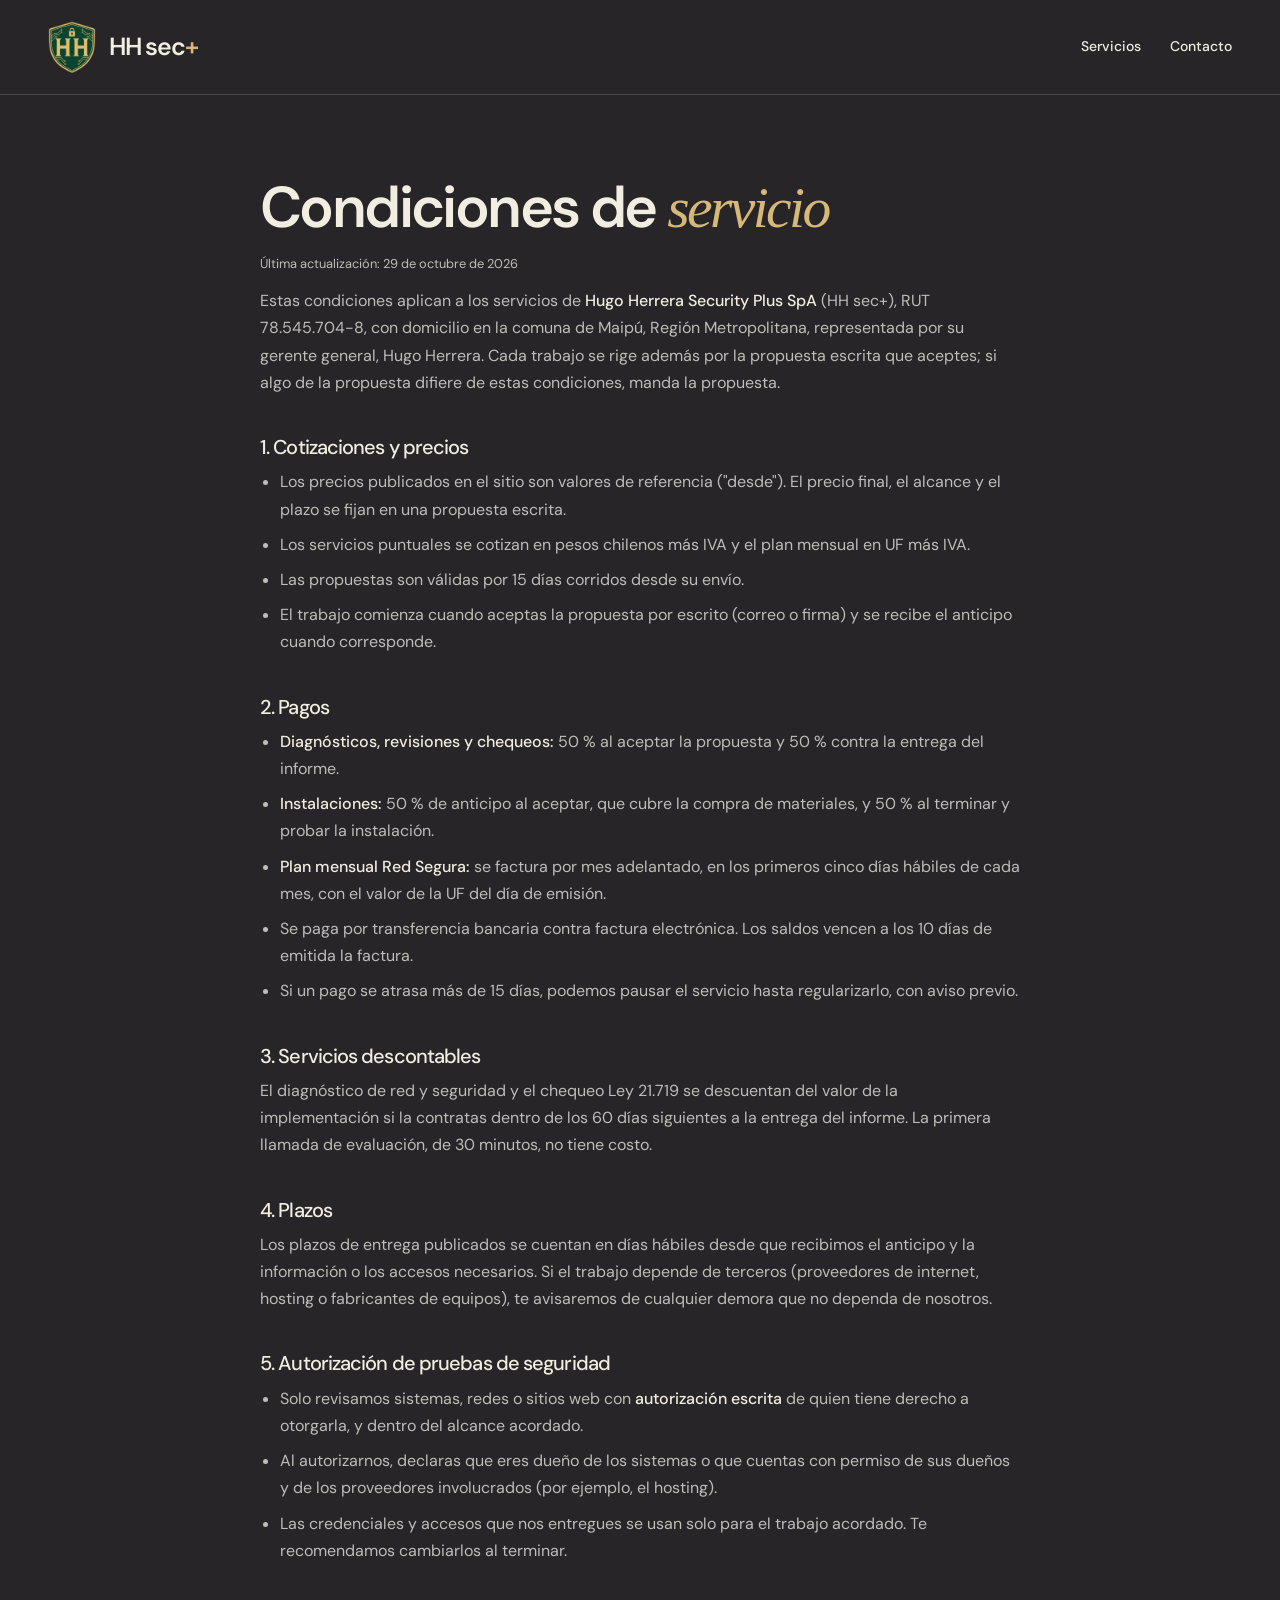
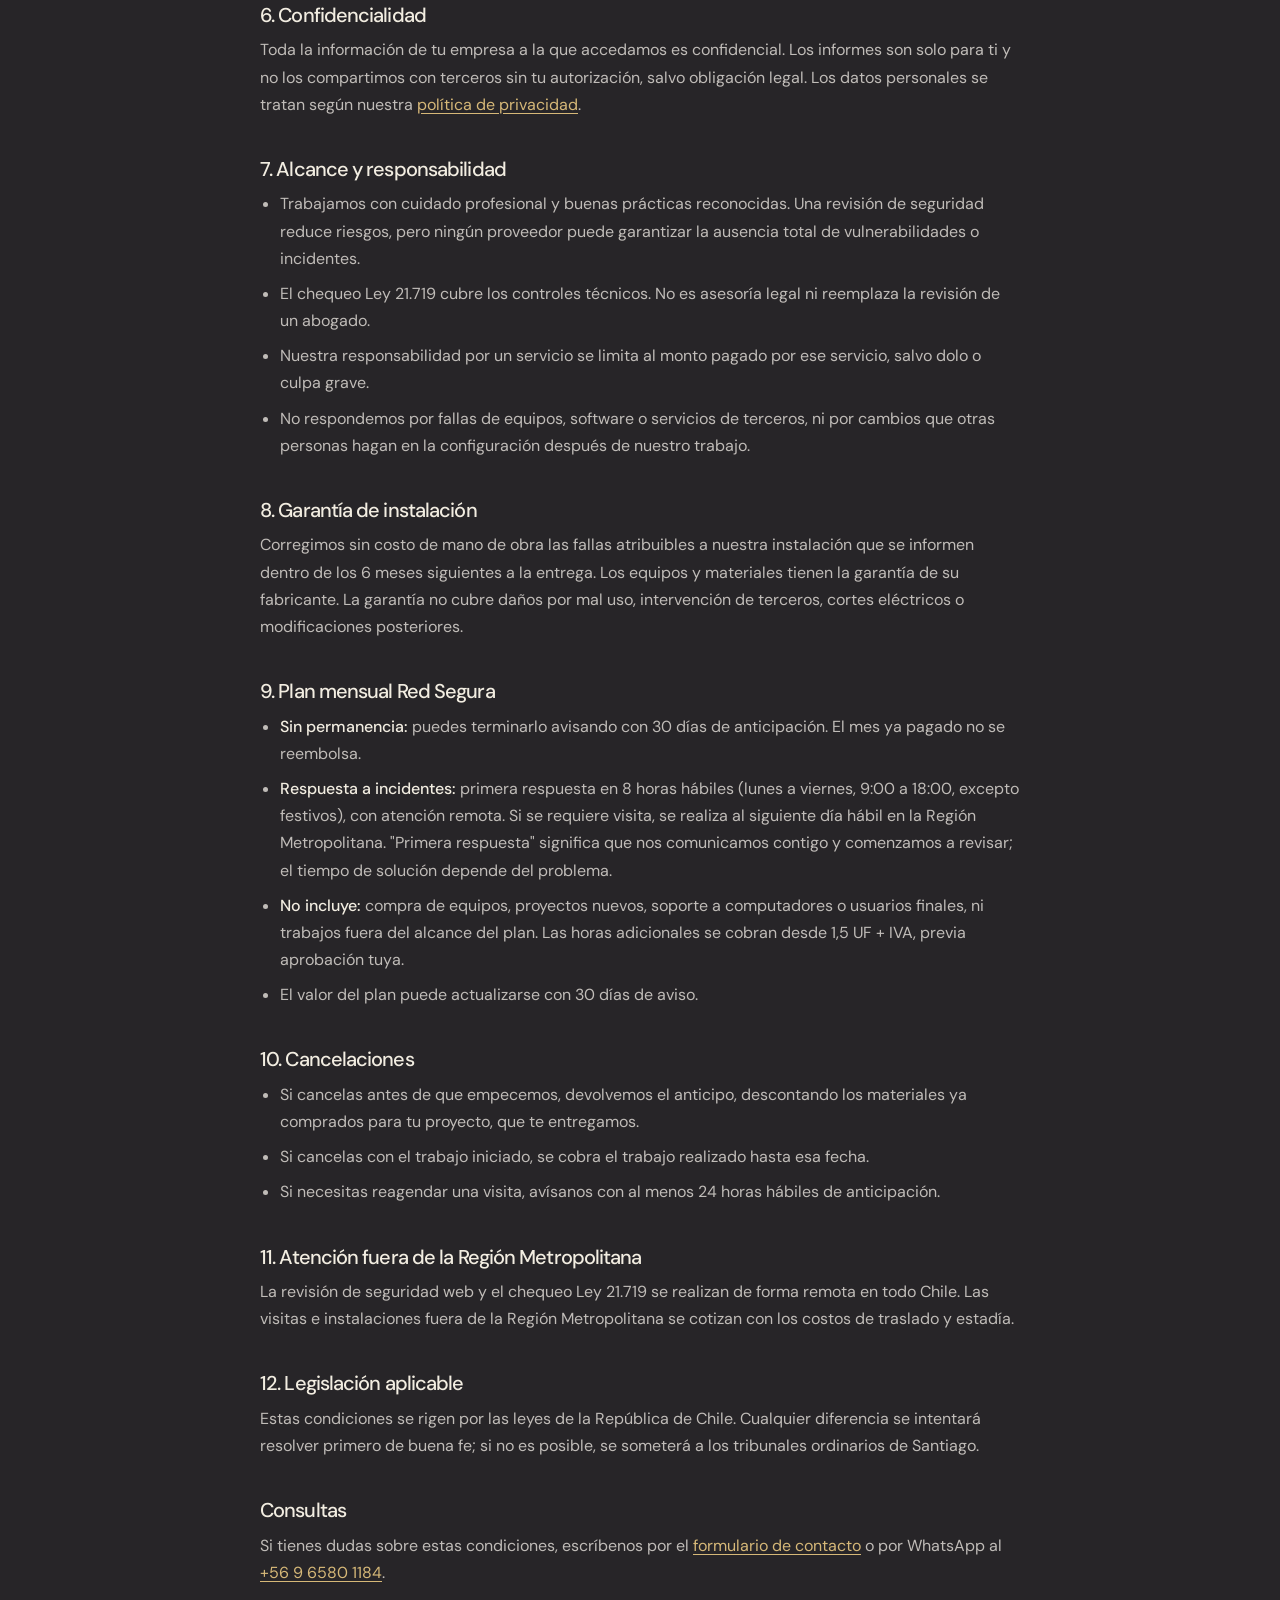
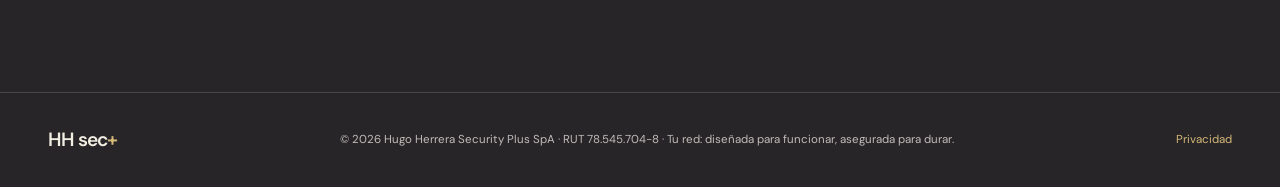
<file: condiciones.html>
<!doctype html>
<html lang="es-CL">
<head>
  <meta charset="utf-8">
  <meta name="viewport" content="width=device-width, initial-scale=1">
  <meta name="theme-color" content="#272528">
  <meta name="description" content="Condiciones de servicio de HH sec+: cotizaciones, pagos, plazos, autorización de pruebas de seguridad, garantía y plan mensual Red Segura.">
  <link rel="canonical" href="https://hu-herrera.github.io/HH-sec-plus/condiciones.html">
  <title>Condiciones de servicio | HH sec+</title>
  <link rel="icon" href="assets/favicon.png?v=20261027" type="image/png" sizes="48x48">
  <link rel="stylesheet" href="assets/styles.css?v=20261039">
</head>
<body>
  <a class="skip" href="#contenido">Saltar al contenido</a>
  <header class="header"><div class="wrap nav">
    <a class="brand" href="./" aria-label="HH sec+ — inicio"><img src="assets/emblema-hh.webp?v=2" alt="" width="80" height="92"><span class="brand-word">HH sec<span>+</span></span></a>
    <nav aria-label="Navegación principal"><a href="./#servicios">Servicios</a><a href="./#contacto">Contacto</a></nav>
  </div></header>
  <main id="contenido" class="legal">
    <h1>Condiciones de <em>servicio</em></h1>
    <p class="updated">Última actualización: <time datetime="2026-10-29">29 de octubre de 2026</time></p>
    <p>Estas condiciones aplican a los servicios de <strong>Hugo Herrera Security Plus SpA</strong> (HH sec+), RUT 78.545.704-8, con domicilio en la comuna de Maipú, Región Metropolitana, representada por su gerente general, Hugo Herrera. Cada trabajo se rige además por la propuesta escrita que aceptes; si algo de la propuesta difiere de estas condiciones, manda la propuesta.</p>

    <h2>1. Cotizaciones y precios</h2>
    <ul>
      <li>Los precios publicados en el sitio son valores de referencia ("desde"). El precio final, el alcance y el plazo se fijan en una propuesta escrita.</li>
      <li>Los servicios puntuales se cotizan en pesos chilenos más IVA y el plan mensual en UF más IVA.</li>
      <li>Las propuestas son válidas por 15 días corridos desde su envío.</li>
      <li>El trabajo comienza cuando aceptas la propuesta por escrito (correo o firma) y se recibe el anticipo cuando corresponde.</li>
    </ul>

    <h2>2. Pagos</h2>
    <ul>
      <li><strong>Diagnósticos, revisiones y chequeos:</strong> 50 % al aceptar la propuesta y 50 % contra la entrega del informe.</li>
      <li><strong>Instalaciones:</strong> 50 % de anticipo al aceptar, que cubre la compra de materiales, y 50 % al terminar y probar la instalación.</li>
      <li><strong>Plan mensual Red Segura:</strong> se factura por mes adelantado, en los primeros cinco días hábiles de cada mes, con el valor de la UF del día de emisión.</li>
      <li>Se paga por transferencia bancaria contra factura electrónica. Los saldos vencen a los 10 días de emitida la factura.</li>
      <li>Si un pago se atrasa más de 15 días, podemos pausar el servicio hasta regularizarlo, con aviso previo.</li>
    </ul>

    <h2>3. Servicios descontables</h2>
    <p>El diagnóstico de red y seguridad y el chequeo Ley 21.719 se descuentan del valor de la implementación si la contratas dentro de los 60 días siguientes a la entrega del informe. La primera llamada de evaluación, de 30 minutos, no tiene costo.</p>

    <h2>4. Plazos</h2>
    <p>Los plazos de entrega publicados se cuentan en días hábiles desde que recibimos el anticipo y la información o los accesos necesarios. Si el trabajo depende de terceros (proveedores de internet, hosting o fabricantes de equipos), te avisaremos de cualquier demora que no dependa de nosotros.</p>

    <h2>5. Autorización de pruebas de seguridad</h2>
    <ul>
      <li>Solo revisamos sistemas, redes o sitios web con <strong>autorización escrita</strong> de quien tiene derecho a otorgarla, y dentro del alcance acordado.</li>
      <li>Al autorizarnos, declaras que eres dueño de los sistemas o que cuentas con permiso de sus dueños y de los proveedores involucrados (por ejemplo, el hosting).</li>
      <li>Las credenciales y accesos que nos entregues se usan solo para el trabajo acordado. Te recomendamos cambiarlos al terminar.</li>
    </ul>

    <h2>6. Confidencialidad</h2>
    <p>Toda la información de tu empresa a la que accedamos es confidencial. Los informes son solo para ti y no los compartimos con terceros sin tu autorización, salvo obligación legal. Los datos personales se tratan según nuestra <a href="privacidad.html">política de privacidad</a>.</p>

    <h2>7. Alcance y responsabilidad</h2>
    <ul>
      <li>Trabajamos con cuidado profesional y buenas prácticas reconocidas. Una revisión de seguridad reduce riesgos, pero ningún proveedor puede garantizar la ausencia total de vulnerabilidades o incidentes.</li>
      <li>El chequeo Ley 21.719 cubre los controles técnicos. No es asesoría legal ni reemplaza la revisión de un abogado.</li>
      <li>Nuestra responsabilidad por un servicio se limita al monto pagado por ese servicio, salvo dolo o culpa grave.</li>
      <li>No respondemos por fallas de equipos, software o servicios de terceros, ni por cambios que otras personas hagan en la configuración después de nuestro trabajo.</li>
    </ul>

    <h2>8. Garantía de instalación</h2>
    <p>Corregimos sin costo de mano de obra las fallas atribuibles a nuestra instalación que se informen dentro de los 6 meses siguientes a la entrega. Los equipos y materiales tienen la garantía de su fabricante. La garantía no cubre daños por mal uso, intervención de terceros, cortes eléctricos o modificaciones posteriores.</p>

    <h2>9. Plan mensual Red Segura</h2>
    <ul>
      <li><strong>Sin permanencia:</strong> puedes terminarlo avisando con 30 días de anticipación. El mes ya pagado no se reembolsa.</li>
      <li><strong>Respuesta a incidentes:</strong> primera respuesta en 8 horas hábiles (lunes a viernes, 9:00 a 18:00, excepto festivos), con atención remota. Si se requiere visita, se realiza al siguiente día hábil en la Región Metropolitana. "Primera respuesta" significa que nos comunicamos contigo y comenzamos a revisar; el tiempo de solución depende del problema.</li>
      <li><strong>No incluye:</strong> compra de equipos, proyectos nuevos, soporte a computadores o usuarios finales, ni trabajos fuera del alcance del plan. Las horas adicionales se cobran desde 1,5 UF + IVA, previa aprobación tuya.</li>
      <li>El valor del plan puede actualizarse con 30 días de aviso.</li>
    </ul>

    <h2>10. Cancelaciones</h2>
    <ul>
      <li>Si cancelas antes de que empecemos, devolvemos el anticipo, descontando los materiales ya comprados para tu proyecto, que te entregamos.</li>
      <li>Si cancelas con el trabajo iniciado, se cobra el trabajo realizado hasta esa fecha.</li>
      <li>Si necesitas reagendar una visita, avísanos con al menos 24 horas hábiles de anticipación.</li>
    </ul>

    <h2>11. Atención fuera de la Región Metropolitana</h2>
    <p>La revisión de seguridad web y el chequeo Ley 21.719 se realizan de forma remota en todo Chile. Las visitas e instalaciones fuera de la Región Metropolitana se cotizan con los costos de traslado y estadía.</p>

    <h2>12. Legislación aplicable</h2>
    <p>Estas condiciones se rigen por las leyes de la República de Chile. Cualquier diferencia se intentará resolver primero de buena fe; si no es posible, se someterá a los tribunales ordinarios de Santiago.</p>

    <h2>Consultas</h2>
    <p>Si tienes dudas sobre estas condiciones, escríbenos por el <a href="./#contacto">formulario de contacto</a> o por WhatsApp al <a href="https://wa.me/56965801184">+56 9 6580 1184</a>.</p>
  </main>
  <footer class="footer"><div class="wrap footer-flex"><span class="brand-word">HH sec<span>+</span></span><small>© 2026 Hugo Herrera Security Plus SpA · RUT 78.545.704-8 · Tu red: diseñada para funcionar, asegurada para durar.</small><a href="privacidad.html">Privacidad</a></div></footer>
</body>
</html>
</file>
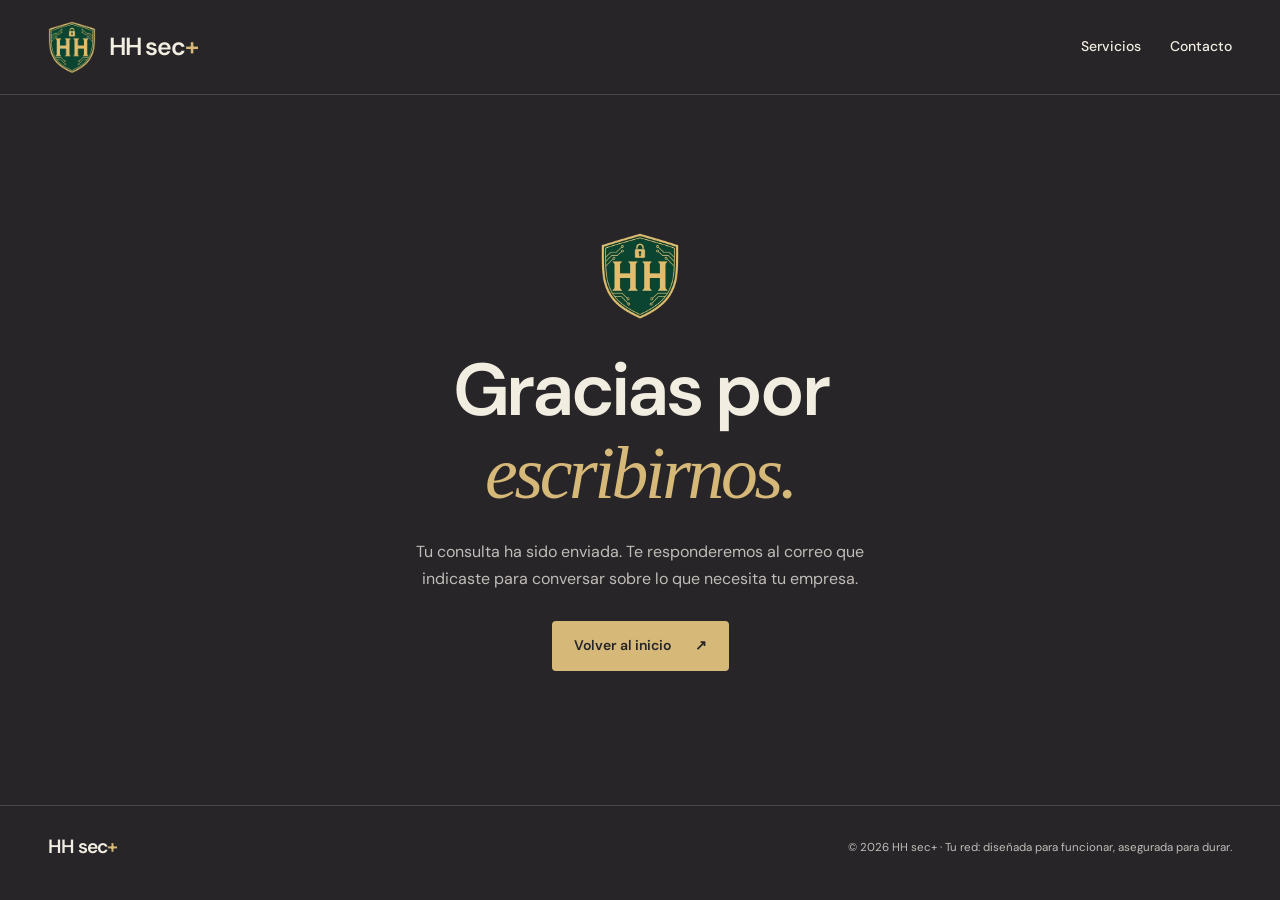
<file: gracias.html>
<!doctype html>
<html lang="es-CL">
<head>
  <meta charset="utf-8">
  <meta name="viewport" content="width=device-width, initial-scale=1">
  <meta name="theme-color" content="#272528">
  <meta name="robots" content="noindex,follow">
  <title>Gracias por contactarnos | HH sec+</title>
  <link rel="icon" href="assets/favicon.png?v=20261027" type="image/png" sizes="48x48">
  <link rel="stylesheet" href="assets/styles.css?v=20261039">
</head>
<body>
  <a class="skip" href="#contenido">Saltar al contenido</a>
  <header class="header"><div class="wrap nav">
    <a class="brand" href="./" aria-label="HH sec+ — inicio"><img src="assets/emblema-hh.webp?v=2" alt="" width="80" height="92"><span class="brand-word">HH sec<span>+</span></span></a>
    <nav aria-label="Navegación principal"><a href="./#servicios">Servicios</a><a href="./#contacto">Contacto</a></nav>
  </div></header>
  <main id="contenido" class="thanks"><div class="thanks-inner"><img src="assets/emblema-hh.webp?v=2" alt="" width="80" height="92"><h1>Gracias por<br><em>escribirnos.</em></h1><p>Tu consulta ha sido enviada. Te responderemos al correo que indicaste para conversar sobre lo que necesita tu empresa.</p><a class="btn primary" href="./">Volver al inicio <span aria-hidden="true">↗</span></a></div></main>
  <footer class="footer"><div class="wrap footer-flex"><span class="brand-word">HH sec<span>+</span></span><small>© 2026 HH sec+ · Tu red: diseñada para funcionar, asegurada para durar.</small></div></footer>
</body>
</html>
</file>
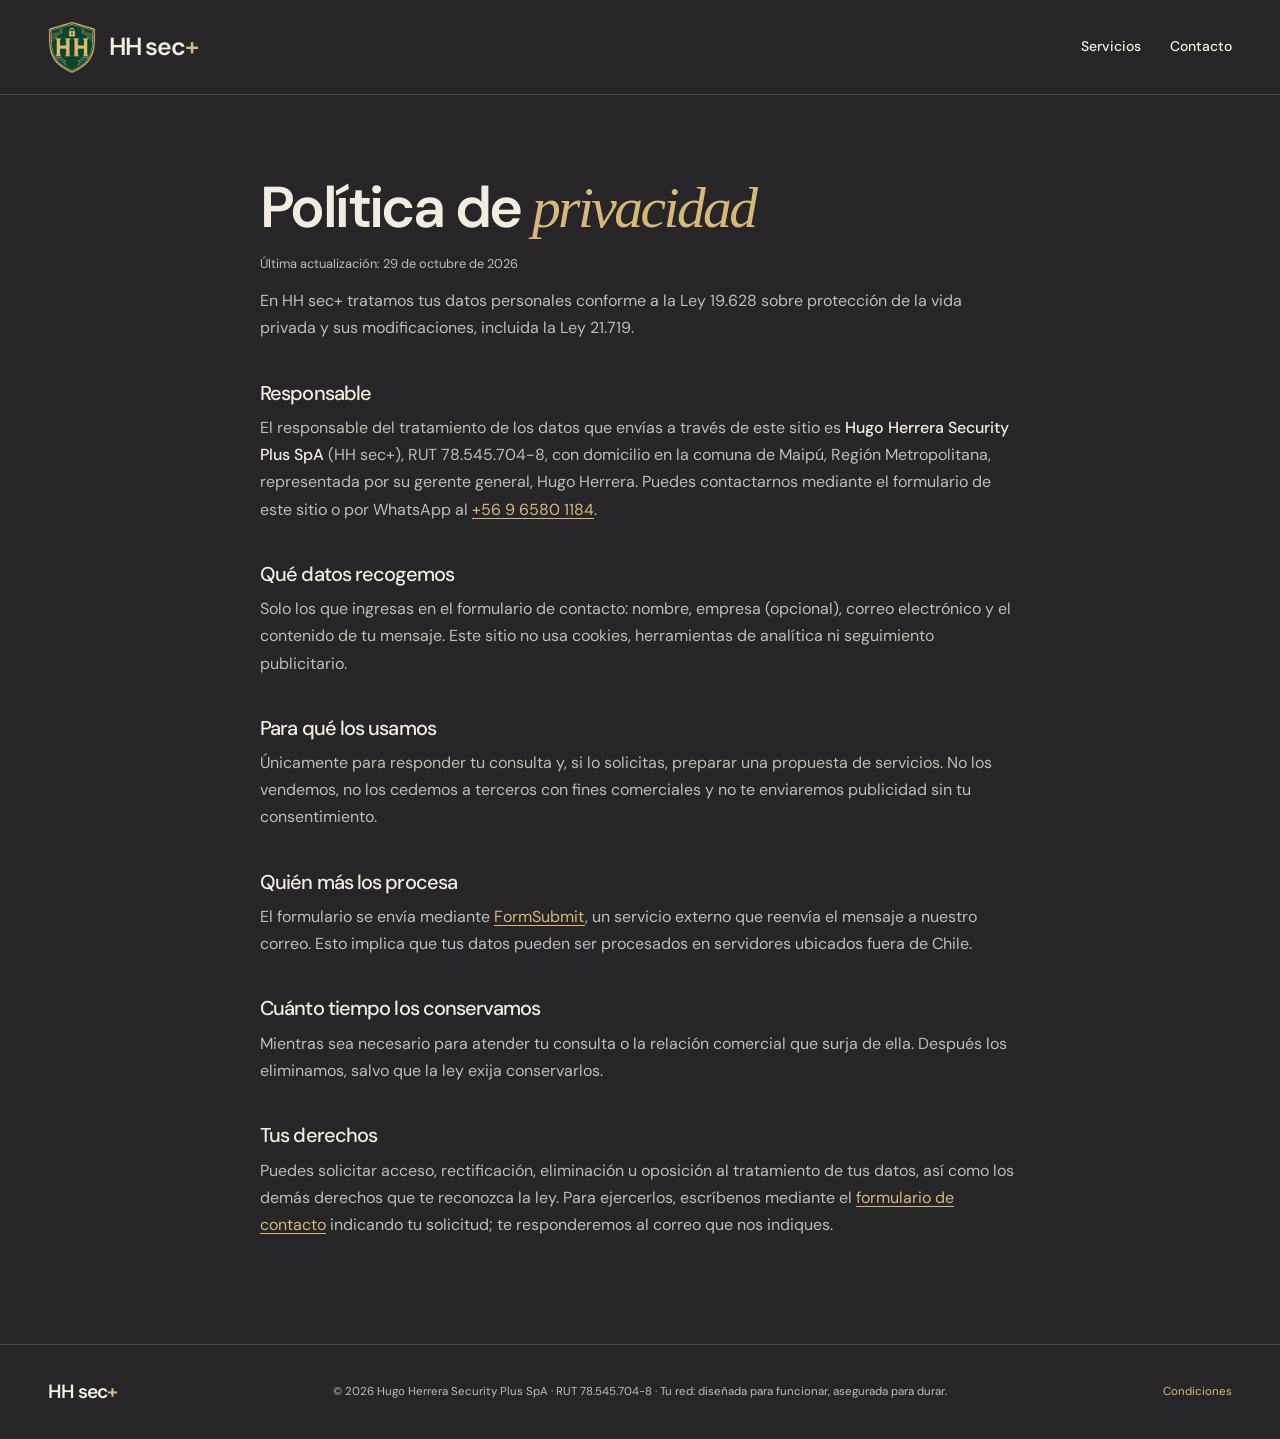
<file: privacidad.html>
<!doctype html>
<html lang="es-CL">
<head>
  <meta charset="utf-8">
  <meta name="viewport" content="width=device-width, initial-scale=1">
  <meta name="theme-color" content="#272528">
  <meta name="description" content="Política de privacidad de HH sec+: qué datos recoge el formulario de contacto, para qué se usan y cómo ejercer tus derechos.">
  <link rel="canonical" href="https://hu-herrera.github.io/HH-sec-plus/privacidad.html">
  <title>Política de privacidad | HH sec+</title>
  <link rel="icon" href="assets/favicon.png?v=20261027" type="image/png" sizes="48x48">
  <link rel="stylesheet" href="assets/styles.css?v=20261039">
</head>
<body>
  <a class="skip" href="#contenido">Saltar al contenido</a>
  <header class="header"><div class="wrap nav">
    <a class="brand" href="./" aria-label="HH sec+ — inicio"><img src="assets/emblema-hh.webp?v=2" alt="" width="80" height="92"><span class="brand-word">HH sec<span>+</span></span></a>
    <nav aria-label="Navegación principal"><a href="./#servicios">Servicios</a><a href="./#contacto">Contacto</a></nav>
  </div></header>
  <main id="contenido" class="legal">
    <h1>Política de <em>privacidad</em></h1>
    <p class="updated">Última actualización: <time datetime="2026-10-29">29 de octubre de 2026</time></p>
    <p>En HH sec+ tratamos tus datos personales conforme a la Ley 19.628 sobre protección de la vida privada y sus modificaciones, incluida la Ley 21.719.</p>
    <h2>Responsable</h2>
    <p>El responsable del tratamiento de los datos que envías a través de este sitio es <strong>Hugo Herrera Security Plus SpA</strong> (HH sec+), RUT 78.545.704-8, con domicilio en la comuna de Maipú, Región Metropolitana, representada por su gerente general, Hugo Herrera. Puedes contactarnos mediante el formulario de este sitio o por WhatsApp al <a href="https://wa.me/56965801184">+56 9 6580 1184</a>.</p>
    <h2>Qué datos recogemos</h2>
    <p>Solo los que ingresas en el formulario de contacto: nombre, empresa (opcional), correo electrónico y el contenido de tu mensaje. Este sitio no usa cookies, herramientas de analítica ni seguimiento publicitario.</p>
    <h2>Para qué los usamos</h2>
    <p>Únicamente para responder tu consulta y, si lo solicitas, preparar una propuesta de servicios. No los vendemos, no los cedemos a terceros con fines comerciales y no te enviaremos publicidad sin tu consentimiento.</p>
    <h2>Quién más los procesa</h2>
    <p>El formulario se envía mediante <a href="https://formsubmit.co/">FormSubmit</a>, un servicio externo que reenvía el mensaje a nuestro correo. Esto implica que tus datos pueden ser procesados en servidores ubicados fuera de Chile.</p>
    <h2>Cuánto tiempo los conservamos</h2>
    <p>Mientras sea necesario para atender tu consulta o la relación comercial que surja de ella. Después los eliminamos, salvo que la ley exija conservarlos.</p>
    <h2>Tus derechos</h2>
    <p>Puedes solicitar acceso, rectificación, eliminación u oposición al tratamiento de tus datos, así como los demás derechos que te reconozca la ley. Para ejercerlos, escríbenos mediante el <a href="./#contacto">formulario de contacto</a> indicando tu solicitud; te responderemos al correo que nos indiques.</p>
  </main>
  <footer class="footer"><div class="wrap footer-flex"><span class="brand-word">HH sec<span>+</span></span><small>© 2026 Hugo Herrera Security Plus SpA · RUT 78.545.704-8 · Tu red: diseñada para funcionar, asegurada para durar.</small><a href="condiciones.html">Condiciones</a></div></footer>
</body>
</html>
</file>
<file: assets/styles.css>
@font-face{font-family:'DM Sans';font-style:normal;font-weight:100 1000;font-display:swap;src:url('fonts/dm-sans-latin-wght.woff2') format('woff2');unicode-range:U+0000-00FF,U+0131,U+0152-0153,U+02BB-02BC,U+02C6,U+02DA,U+02DC,U+0304,U+0308,U+0329,U+2000-206F,U+20AC,U+2122,U+2191,U+2193,U+2212,U+2215,U+FEFF,U+FFFD}
:root{color-scheme:dark;--bg:#272528;--panel:#2e2c2f;--deep:#222124;--green:#164c3d;--green-deep:#193b32;--ink:#f2ede1;--muted:#c0bcb8;--accent:#d6b878;--hover:#e9cc8e;--line:#49464a;--max:1184px}
*{box-sizing:border-box}html{scroll-behavior:smooth;scroll-padding-top:110px}body{margin:0;background:var(--bg);color:var(--ink);font-family:'DM Sans',Arial,sans-serif;line-height:1.7;-webkit-font-smoothing:antialiased}a{color:inherit;text-decoration:none}button,input,textarea{font:inherit}a,button{touch-action:manipulation;-webkit-tap-highlight-color:transparent}img,svg{display:block;max-width:100%}h1,h2,h3,p{margin-top:0}h1,h2,h3{line-height:1.12;letter-spacing:-.045em;text-wrap:balance}h1{font-size:clamp(3.1rem,4.7vw,4rem);font-weight:600;margin:.7rem 0 1.5rem}h2{font-size:clamp(2.15rem,3.6vw,3.35rem);font-weight:500;margin:0 0 1.5rem}h3{font-size:1.35rem;font-weight:600;margin:0 0 1rem}em{font-family:Georgia,serif;font-weight:400;color:var(--accent)}p{color:var(--muted)}::selection{background:var(--accent);color:var(--bg)}:focus-visible{outline:3px solid var(--accent);outline-offset:5px}.wrap{width:min(var(--max),calc(100% - 64px));margin:auto}.skip{position:fixed;left:16px;top:12px;transform:translateY(-180%);background:var(--accent);color:var(--bg);padding:12px 18px;z-index:100}.skip:focus{transform:none}.header{position:sticky;top:0;z-index:20;background:var(--bg);border-bottom:1px solid var(--line)}.nav{min-height:94px;display:flex;justify-content:space-between;align-items:center;gap:25px}.brand{display:inline-flex;align-items:center;gap:13px;flex:none}.brand img{width:48px;height:54px;object-fit:contain}.brand-word{font-size:1.55rem;font-weight:600;letter-spacing:-.05em;white-space:nowrap}.brand-word span{color:var(--accent)}.nav nav{display:flex;align-items:center;gap:29px;font-size:.875rem;font-weight:500}.nav nav>a{display:inline-flex;align-items:center;min-height:44px;transition:color .18s,background .18s}.nav nav>a:hover{color:var(--accent)}.nav-cta{gap:24px;padding:0 18px;border:1px solid var(--accent);border-radius:4px;color:var(--accent)}.nav nav>.nav-cta:hover{background:var(--accent);color:var(--bg)}.menu-toggle{display:none;align-items:center;gap:12px;min-height:44px;padding:8px 13px;background:transparent;border:1px solid var(--line);border-radius:4px;color:var(--ink);cursor:pointer}.menu-toggle svg{width:18px;height:18px}.eyebrow,.kicker{font-size:.69rem;letter-spacing:.15em;font-weight:600;color:var(--accent);line-height:1.6;text-transform:uppercase}.eyebrow{display:flex;align-items:center;gap:13px;margin-bottom:25px}.eyebrow::before{content:'';width:25px;height:1px;background:var(--accent);flex:none}.hero{position:relative;overflow:hidden}.hero-grid{position:relative;display:grid;grid-template-columns:1.18fr .82fr;gap:42px;align-items:center;padding-top:80px;padding-bottom:75px}.hero-lead{font-size:1.12rem;color:var(--ink);line-height:1.7;max-width:535px}.hero-lead strong{font-weight:500}.intro{max-width:540px;font-size:1rem;line-height:1.85;margin-bottom:0}.actions{display:flex;flex-wrap:wrap;gap:14px;align-items:center;margin:29px 0 24px}.btn{display:inline-flex;align-items:center;justify-content:center;gap:24px;min-height:50px;padding:12px 21px;border-radius:4px;border:1px solid transparent;font-weight:600;font-size:.875rem;transition:background .18s,color .18s,border-color .18s;cursor:pointer}.primary,.contact-btn{background:var(--accent);color:var(--bg)}.primary:hover,.contact-btn:hover{background:var(--hover)}.outline{color:var(--ink);border-color:var(--line)}.outline:hover{border-color:var(--accent);color:var(--accent)}.hero-tags{display:flex;flex-wrap:wrap;gap:0;margin-top:24px}.hero-tags span{font-size:.72rem;color:var(--muted);padding:0 15px;border-right:1px solid var(--line)}.hero-tags span:first-child{padding-left:0}.hero-tags span:last-child{border-right:0}.hero-identity{position:relative;isolation:isolate;margin:0;padding:20px 0}.hero-logo{position:relative;width:100%;max-width:410px;height:auto;margin:auto}.identity-caption{text-align:center;font-size:.66rem;letter-spacing:.1em;text-transform:uppercase;color:var(--muted);margin-top:16px}.circuit{position:absolute;inset:-4% -20% -4% -12%;width:132%;height:108%;opacity:.2;z-index:-1}.section{padding:76px 0}.approach{background:var(--green-deep);border-top:1px solid #3c5b4f;border-bottom:1px solid #3c5b4f}.two-col{display:grid;grid-template-columns:1fr 1fr;gap:11%;align-items:start}.two-col h2{margin:20px 0 25px}.two-col>div>p:not(.kicker){max-width:435px;line-height:1.85}.subtle-link{display:inline-flex;align-items:center;gap:16px;min-height:48px;margin-top:10px;color:var(--accent);border-bottom:1px solid #8f865d;font-weight:500;font-size:.875rem}.subtle-link:hover{color:var(--hover)}.steps{list-style:none;margin:0;padding:0}.steps li{display:grid;grid-template-columns:32px 1fr;gap:20px;border-bottom:1px solid #486355;padding:22px 0}.steps li:first-child{padding-top:0}.steps li:last-child{border:0;padding-bottom:0}.steps li>span{font-size:.74rem;color:var(--accent);padding-top:5px}.steps h3{margin:0 0 7px;font-size:1.12rem}.steps p{font-size:.875rem;line-height:1.7;margin:0}.contact{background:var(--deep);border-top:1px solid var(--line)}.contact-inner{display:grid;grid-template-columns:.85fr 1.15fr;gap:10%;align-items:start}.contact-copy h2{margin:20px 0 25px}.contact-copy>p:not(.kicker){max-width:350px;line-height:1.85}.contact-aside{margin-top:32px;padding-left:18px;border-left:2px solid var(--accent)}.contact-aside strong{display:block;font-size:.86rem;font-weight:500}.contact-aside p{margin-top:5px;font-size:.8rem}.contact-form{background:var(--bg);border:1px solid var(--line);border-radius:8px;padding:30px;text-align:left}.form-grid{display:grid;grid-template-columns:1fr 1fr;gap:18px}.form-field{margin-bottom:19px;min-width:0}.form-field label{display:block;margin-bottom:7px;font-size:.79rem;font-weight:500;color:var(--ink)}.form-field input,.form-field textarea{width:100%;display:block;min-height:48px;padding:11px 13px;color:var(--ink);background:var(--deep);border:1px solid #827b75;border-radius:4px;font:inherit;line-height:1.5}.form-field textarea{resize:vertical;min-height:120px}.form-field input::placeholder,.form-field textarea::placeholder{color:#a39e9d}.form-field input:focus-visible,.form-field textarea:focus-visible{border-color:var(--accent);outline-offset:3px}.form-action{display:flex;flex-direction:column-reverse;gap:14px;align-items:stretch}.form-action .contact-btn{width:100%;margin:0;border:0}.form-action .form-note{font-size:.72rem;margin:0;color:var(--muted);line-height:1.65}.form-trap{position:absolute!important;width:1px!important;height:1px!important;padding:0!important;opacity:0!important;overflow:hidden!important;left:-9999px!important}.footer{border-top:1px solid var(--line);padding:25px 0}.footer-flex{display:flex;justify-content:space-between;align-items:center;gap:25px}.footer .brand img{width:32px;height:37px}.footer .brand-word{font-size:1.2rem}.footer small,.footer a:not(.brand){color:var(--muted);font-size:.72rem}.footer a:not(.brand){display:inline-flex;align-items:center;min-height:44px;gap:12px;color:var(--accent)}.thanks{min-height:calc(100svh - 190px);display:grid;place-items:center;text-align:center}.thanks-inner{width:min(680px,calc(100% - 40px));padding:70px 0}.thanks img{width:80px;height:92px;object-fit:contain;margin:0 auto 28px}.thanks h1{font-size:clamp(2.7rem,6vw,4.6rem)}.thanks p{max-width:490px;margin:23px auto 28px}
@media(max-width:1000px){.hero-grid{gap:18px;padding-block:64px}.hero-logo{max-width:340px}.nav nav{gap:22px}.two-col,.contact-inner{gap:7%}.contact-form{padding:23px}}
@media(max-width:800px){.wrap{width:calc(100% - 40px)}.nav{min-height:80px;gap:20px}.brand img{width:40px;height:47px}.brand-word{font-size:1.4rem}.nav nav{gap:17px;font-size:.8rem}.nav-cta{padding:0 12px;gap:10px}.hero-grid{grid-template-columns:1fr .65fr}.hero h1{font-size:3rem}.intro{font-size:.95rem}.identity-caption{font-size:.6rem}.section{padding-block:64px}.two-col,.contact-inner{grid-template-columns:1fr;gap:38px}.two-col>div>p:not(.kicker),.contact-copy>p:not(.kicker){max-width:600px}.contact-aside{margin-top:22px}}
@media(max-width:640px){html{scroll-padding-top:90px}.nav{min-height:76px;flex-wrap:wrap;gap:0}.menu-toggle{display:inline-flex}.nav nav{display:none;flex-direction:column;align-items:stretch;gap:5px;width:100%;padding:16px 0 20px}.nav nav.is-open{display:flex}.nav nav>a{padding:7px 11px;font-size:.95rem}.nav nav>.nav-cta{margin-top:7px;justify-content:space-between;padding:9px 12px}.hero-grid{grid-template-columns:1fr;gap:0;padding-top:43px;padding-bottom:30px}.eyebrow{font-size:.61rem;letter-spacing:.1em;margin-bottom:22px}.hero h1{font-size:clamp(2.8rem,11vw,4rem)}.intro{max-width:490px}.actions{gap:9px 12px;margin-top:27px}.actions .primary{flex-grow:1}.hero-tags{margin-top:20px}.hero-identity{max-width:310px;width:85%;margin:20px auto 0;padding:0}.hero-logo{max-width:280px}.identity-caption{margin-top:0}.section{padding-block:52px}.form-grid{grid-template-columns:1fr;gap:0}.contact-form{padding:24px 19px}.footer-flex{flex-wrap:wrap;gap:10px 25px}.footer small{order:3;flex-basis:100%;margin-top:7px}.footer a:not(.brand){margin-left:auto}}
@media(prefers-reduced-motion:reduce){html{scroll-behavior:auto}*,*::before,*::after{transition:none!important;animation:none!important}}.official-references{display:flex;justify-content:space-between;align-items:center;gap:35px;border-top:1px solid var(--line);margin-top:24px;padding:28px 0 8px}.footer-label{font-size:.72rem;letter-spacing:.12em;text-transform:uppercase;color:var(--ink);font-weight:600;margin-bottom:8px}.footer-note{font-size:.8rem;margin:0;max-width:350px}.official-links{display:flex;flex-wrap:wrap;align-items:center;gap:36px}.footer .official-links a{font-size:.85rem;gap:12px;white-space:nowrap}@media(max-width:800px){.official-references{align-items:start;flex-direction:column;gap:20px}.official-links{gap:26px}}@media(max-width:640px){.official-links{width:100%;gap:20px}.footer .official-links a{margin-left:0}.footer-note{max-width:100%}}
.form-note a{color:var(--accent);text-decoration:underline;text-underline-offset:3px}
.legal{width:min(760px,calc(100% - 40px));margin:0 auto;padding:70px 0 90px}
.legal h1{font-size:clamp(2.4rem,5vw,3.6rem);margin-bottom:12px}
.legal h2{font-size:1.25rem;margin:40px 0 10px}
.legal p,.legal li{color:var(--muted)}
.legal a{color:var(--accent);text-decoration:underline;text-underline-offset:3px}
.legal .updated{font-size:.8rem}
.contact-direct{display:flex;flex-wrap:wrap;gap:8px 28px;margin-top:18px}
/* Estructura 2026-10: secciones sin cajas */
.sec-head{max-width:720px;margin:0 0 44px}.sec-head h2{font-size:clamp(2rem,3.4vw,2.75rem);margin:0 0 14px}.sec-head p{max-width:62ch;margin:0;font-size:1.05rem;line-height:1.75;color:var(--muted)}
.svc-list{list-style:none;margin:0;padding:0;border-top:1px solid var(--line)}.svc-row{display:grid;grid-template-columns:minmax(0,1fr) minmax(0,1.35fr) 210px;gap:36px;align-items:center;padding:30px 0;border-bottom:1px solid var(--line)}.svc-main h3{margin:0 0 6px;font-size:1.3rem;line-height:1.3;letter-spacing:-.01em}.svc-for{margin:0;font-size:.95rem;line-height:1.6;color:var(--muted)}.svc-detail{margin:0;font-size:1rem;line-height:1.75;color:var(--ink);opacity:.86}.svc-buy{display:flex;flex-direction:column;align-items:flex-end;gap:12px;text-align:right}.svc-price{margin:0;font-size:1.7rem;font-weight:600;line-height:1.15;color:var(--accent)}.svc-price span{display:block;font-size:.8rem;font-weight:400;color:var(--muted)}.svc-cta{display:inline-flex;align-items:center;min-height:44px;padding:0 18px;border:1px solid var(--accent);border-radius:4px;color:var(--accent);font-size:.9rem;font-weight:500;transition:background .2s,color .2s}.svc-cta:hover,.svc-cta:focus-visible{background:var(--accent);color:var(--bg)}.svc-also{max-width:70ch;margin:28px 0 0;font-size:1rem;line-height:1.75;color:var(--muted)}.svc-also a{color:var(--accent);text-decoration:underline;text-underline-offset:3px}
.law{background:var(--deep);border-block:1px solid var(--line)}.law-row{display:grid;grid-template-columns:repeat(3,minmax(0,1fr));gap:44px;padding-top:28px;border-top:2px solid var(--accent)}.law-id{margin:0 0 8px;font-size:.88rem;font-weight:600;color:var(--accent)}.law-row h3{margin:0 0 10px;font-size:1.2rem;line-height:1.35}.law-row p:not(.law-id){margin:0 0 14px;font-size:.98rem;line-height:1.7;color:var(--muted)}.law-row a{font-size:.9rem;color:var(--accent);text-decoration:underline;text-underline-offset:3px}.law-cta{margin-top:40px}
.team-grid{display:grid;grid-template-columns:minmax(0,1.25fr) minmax(0,1fr);gap:56px;align-items:start}.founder h3{margin:0;font-size:1.6rem;letter-spacing:-.01em}.founder .role{margin:4px 0 18px;font-size:.95rem;color:var(--accent)}.founder p:not(.role){font-size:1rem;line-height:1.8;color:var(--muted)}
@media(max-width:900px){.svc-row{grid-template-columns:1fr;gap:12px;align-items:start}.svc-buy{flex-direction:row;align-items:center;justify-content:space-between;text-align:left}.svc-price span{display:inline}}
@media(max-width:800px){.law-row{grid-template-columns:1fr;gap:28px}.team-grid{grid-template-columns:1fr;gap:36px}}
@media(max-width:640px){.sec-head{margin-bottom:32px}.svc-buy{flex-direction:column;align-items:flex-start}}
.proof{padding:40px 0;background:var(--deep);border-block:1px solid var(--line)}.proof-inner{display:grid;grid-template-columns:300px minmax(0,1fr);gap:48px;align-items:center}.proof-text h2{margin:0 0 8px;font-size:1.3rem}.proof-text p{margin:0;font-size:.92rem;line-height:1.6;color:var(--muted)}.proof-text .proof-more{margin-top:10px;font-size:.84rem}.proof-badges{list-style:none;margin:0;padding:0;display:flex;flex-wrap:wrap;gap:14px}.proof-badges a{display:block;border-radius:6px}.proof-badges img{display:block;width:64px;height:64px;object-fit:contain;transition:transform .2s}.proof-badges a:hover img,.proof-badges a:focus-visible img{transform:translateY(-3px)}@media(max-width:800px){.proof-inner{grid-template-columns:1fr;gap:22px}}@media(max-width:640px){.proof-badges{gap:10px}.proof-badges img{width:54px;height:54px}}
.proof-badges{flex-wrap:nowrap;gap:10px}.proof-badges img{width:54px;height:54px}@media(max-width:1100px){.proof-badges{flex-wrap:wrap}}
@media(max-width:640px){.proof-badges{display:grid;grid-template-columns:repeat(7,minmax(0,1fr));gap:8px}.proof-badges img{width:100%;height:auto;aspect-ratio:1}}
.team-grid{grid-template-columns:minmax(0,1fr)}.founder{max-width:760px}
.svc-time{margin:10px 0 0;font-size:.85rem;font-weight:500;color:var(--accent)}.svc-detail strong{color:var(--ink);font-weight:500}
.plan{background:var(--deep);border-block:1px solid var(--line)}.plan-tiers{list-style:none;margin:0;padding:0;display:grid;grid-template-columns:repeat(3,minmax(0,1fr));border-top:2px solid var(--accent)}.plan-tiers li{padding:26px 28px 26px 0}.plan-tiers li+li{padding-left:28px;border-left:1px solid var(--line)}.plan-size{margin:0 0 8px;font-size:.95rem;color:var(--ink)}.plan-price{margin:0;font-size:2.1rem;font-weight:600;line-height:1.1;color:var(--accent)}.plan-price span{font-size:.85rem;font-weight:400;color:var(--muted)}.plan-clp{margin:6px 0 0;font-size:.82rem;color:var(--muted)}.plan-body{display:grid;grid-template-columns:minmax(0,1.4fr) minmax(0,1fr);gap:48px;margin-top:28px;padding-top:28px;border-top:1px solid var(--line)}.plan-includes{margin:0;padding-left:18px;display:grid;gap:8px;font-size:.98rem;line-height:1.6;color:var(--ink)}.plan-terms p{margin:0 0 18px;font-size:.95rem;line-height:1.7;color:var(--muted)}.svc-alt{margin:0;font-size:.85rem;color:var(--muted)}@media(max-width:800px){.plan-tiers{grid-template-columns:1fr}.plan-tiers li,.plan-tiers li+li{padding:20px 0;border-left:0;border-bottom:1px solid var(--line)}.plan-body{grid-template-columns:1fr;gap:24px}}
.legal ul{margin:0 0 8px;padding-left:20px;display:grid;gap:8px;line-height:1.7}.legal strong{color:var(--ink);font-weight:500}
.faq-list{border-top:1px solid var(--line)}.faq-item{border-bottom:1px solid var(--line)}.faq-item summary{display:flex;justify-content:space-between;align-items:center;gap:20px;min-height:44px;padding:18px 0;cursor:pointer;list-style:none;font-size:1.08rem;font-weight:500;color:var(--ink)}.faq-item summary::-webkit-details-marker{display:none}.faq-item summary::after{content:"+";flex:none;font-size:1.4rem;line-height:1;color:var(--accent)}.faq-item[open] summary::after{content:"−"}.faq-item summary:focus-visible{outline:2px solid var(--accent);outline-offset:4px}.faq-item p{max-width:70ch;margin:0 0 22px;line-height:1.75;color:var(--muted)}.sec-head p a{color:var(--accent);text-decoration:underline;text-underline-offset:3px}
</file>
